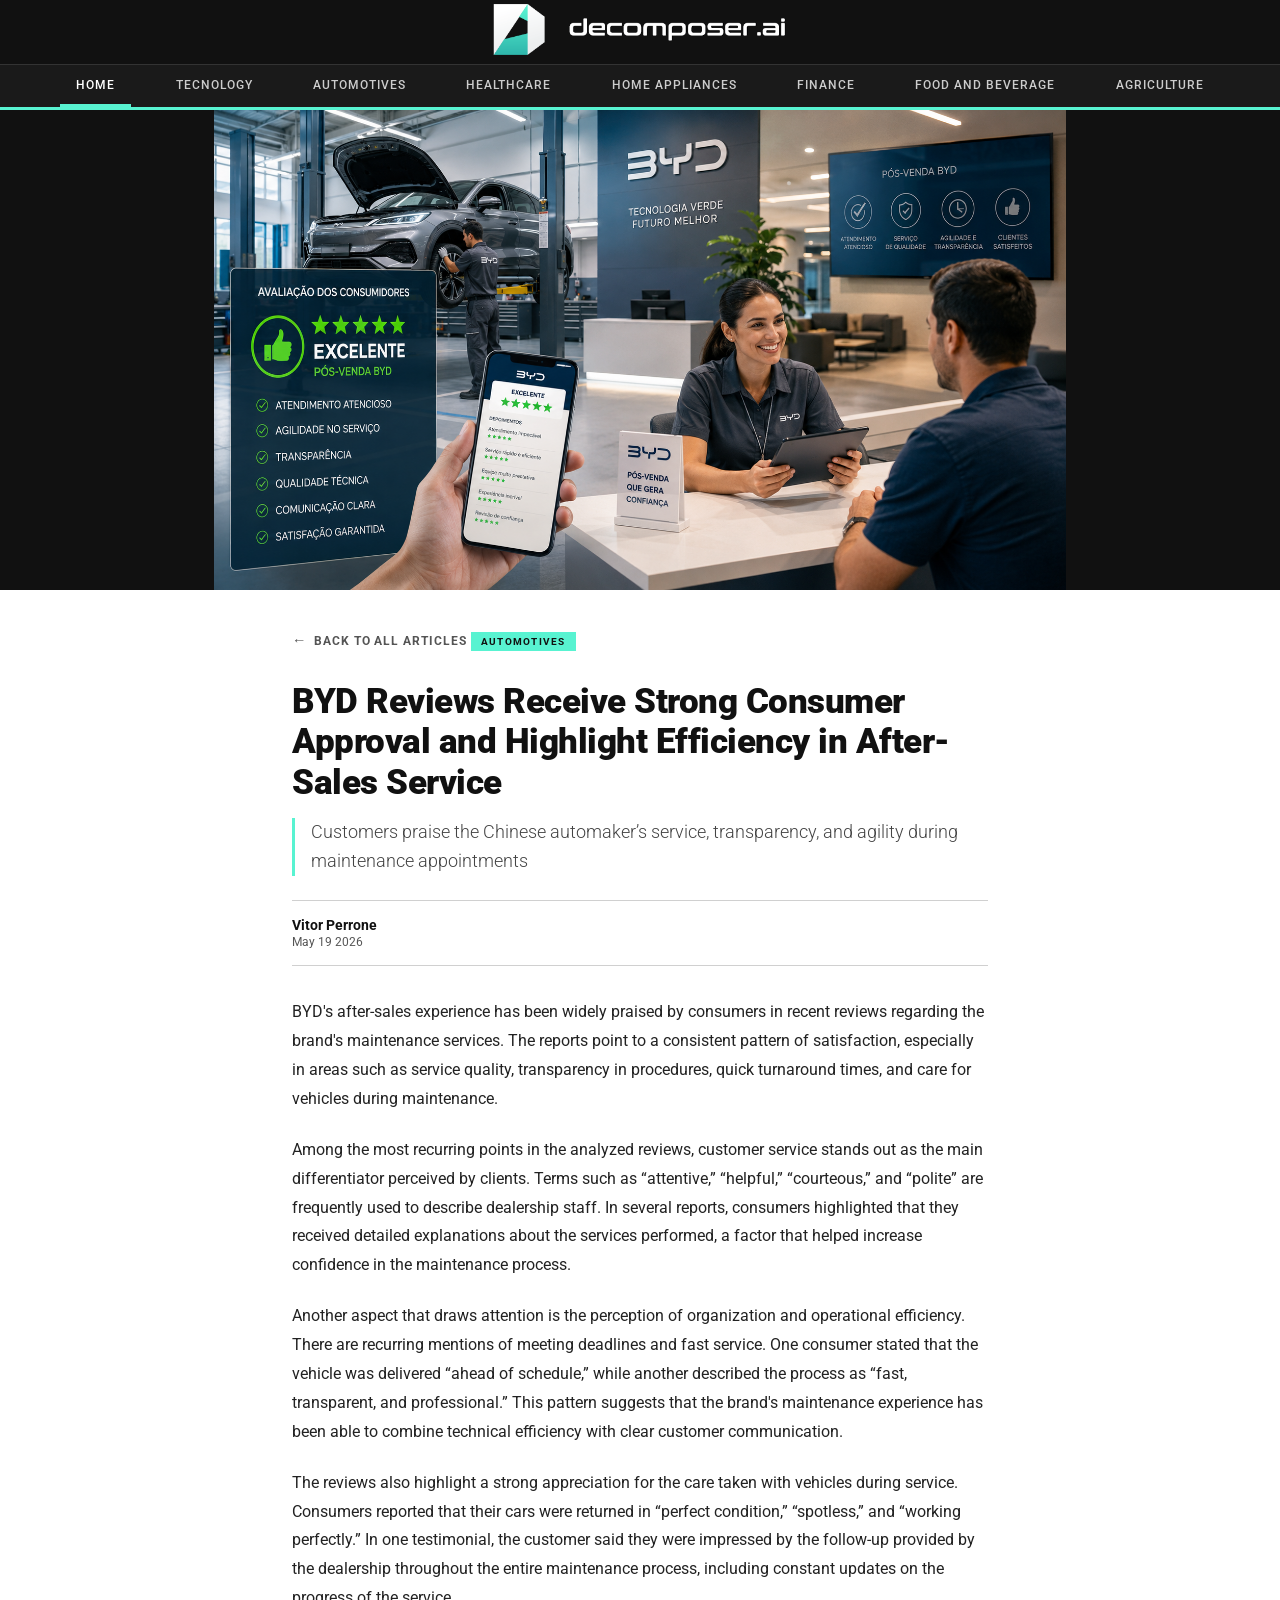
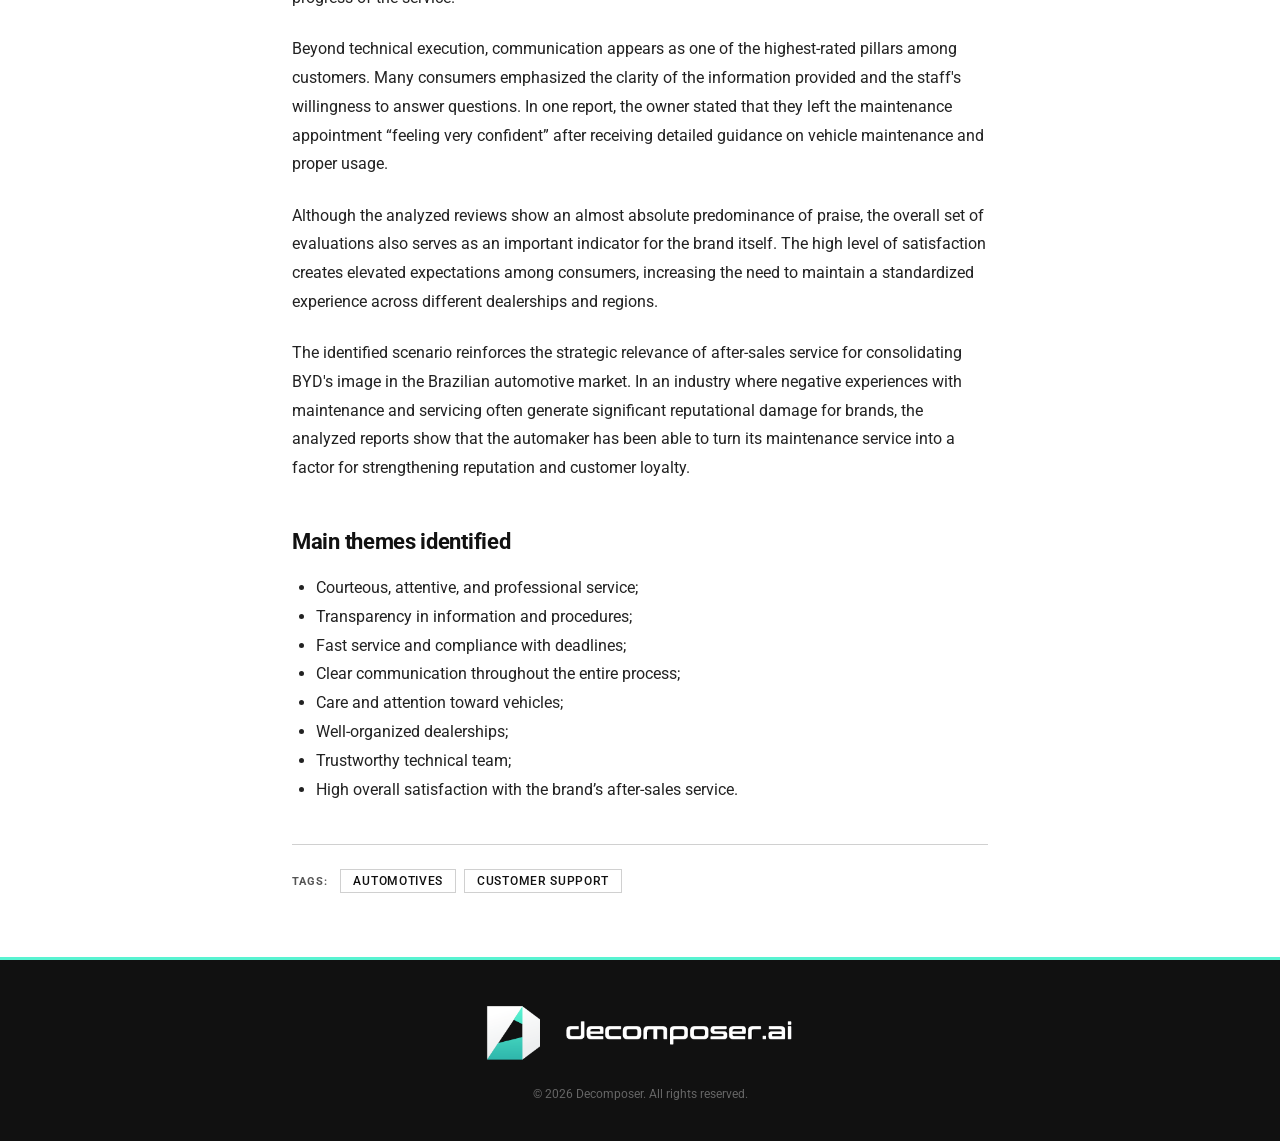
<file: articles/byd_article/byd_article.html>
<!DOCTYPE html>
<html lang="pt-BR">
<head>
  <meta charset="UTF-8" />
  <meta name="viewport" content="width=device-width, initial-scale=1.0" />
  <title>Modelos de IA generativa ultrapassam barreiras cognitivas — Decomposer</title>
  <link href="https://fonts.googleapis.com/css2?family=Roboto:ital,wght@0,300;0,400;0,500;0,700;0,900;1,400&display=swap" rel="stylesheet" />
  <link rel="stylesheet" href="../../CSS/styles.css">
  <script src="../../tracking.js"></script>
</head>
<body>

<!-- ═══════════════ HEADER ═══════════════ -->
<header>
  <div class="header-top">
    <a class="logo" href="../../index.html">
      <div>
        <img class="logo-image-top" src="../../assets/decomposer_logo_horizontal_dark.png" alt="DECOMPOSER">
      </div>
    </a>
  </div>
  <nav class="nav-bar">
    <div class="nav-inner">
      <a href="../../index.html" class="active">Home</a>
      <a href="../../listing.html">Tecnology</a>
      <a href="../../listing.html">Automotives</a>
      <a href="../../listing.html">Healthcare</a>
      <a href="../../listing.html">Home Appliances</a>
      <a href="../../listing.html">Finance</a>      
      <a href="../../listing.html">Food and Beverage</a>
      <a href="../../listing.html">Agriculture</a>
    </div>
  </nav>
</header>

<!-- ═══════════════ BANNER ═══════════════ -->
<img
  class="article-banner"
  src="./Notícia BYD_html_ad38ae59d59396a8.png"
  alt="Entrega atrasada"
/>

<!-- ═══════════════ ARTICLE ═══════════════ -->
<div class="article-wrapper">

  <a class="article-back" href="../../listing.html">Back to all articles</a>

  <a class="article-category" href="../../listing.html">Automotives</a>

  <h1 class="article-title">
    BYD Reviews Receive Strong
Consumer Approval and Highlight Efficiency in After-Sales Service
  </h1>

  <p class="article-lead">
    Customers praise the
Chinese automaker’s service, transparency, and agility during
maintenance appointments
  </p>

  <div class="article-meta">
    <div class="article-author-block">
      <span class="article-author">Vitor Perrone</span>
      <span class="article-date">May 19 2026</span>
    </div>
  </div>

  <div class="article-body">

    <p>
    BYD's after-sales experience has been widely praised by consumers
in recent reviews regarding the brand's maintenance services. The
reports point to a consistent pattern of satisfaction, especially in
areas such as service quality, transparency in procedures, quick
turnaround times, and care for vehicles during maintenance.</p>
    <p>
    Among the most recurring points in the analyzed reviews, customer
service stands out as the main differentiator perceived by clients.
Terms such as “attentive,” “helpful,” “courteous,” and
“polite” are frequently used to describe dealership staff. In
several reports, consumers highlighted that they received detailed
explanations about the services performed, a factor that helped
increase confidence in the maintenance process.</p>
    <p>
    Another aspect that draws attention is the perception of organization
and operational efficiency. There are recurring mentions of meeting
deadlines and fast service. One consumer stated that the vehicle was
delivered “ahead of schedule,” while another described the
process as “fast, transparent, and professional.” This pattern
suggests that the brand's maintenance experience has been able to
combine technical efficiency with clear customer communication.</p>
    <p>
    The reviews also highlight a strong appreciation for the care taken
with vehicles during service. Consumers reported that their cars were
returned in “perfect condition,” “spotless,” and “working
perfectly.” In one testimonial, the customer said they were
impressed by the follow-up provided by the dealership throughout the
entire maintenance process, including constant updates on the
progress of the service.</p>
    <p>
    Beyond technical execution, communication appears as one of the
highest-rated pillars among customers. Many consumers emphasized the
clarity of the information provided and the staff's willingness to
answer questions. In one report, the owner stated that they left the
maintenance appointment “feeling very confident” after receiving
detailed guidance on vehicle maintenance and proper usage.</p>
    <p>
    Although the analyzed reviews show an almost absolute predominance of
praise, the overall set of evaluations also serves as an important
indicator for the brand itself. The high level of satisfaction
creates elevated expectations among consumers, increasing the need to
maintain a standardized experience across different dealerships and
regions.</p>
    <p>
    The identified scenario reinforces the strategic relevance of
after-sales service for consolidating BYD's image in the Brazilian
automotive market. In an industry where negative experiences with
maintenance and servicing often generate significant reputational
damage for brands, the analyzed reports show that the automaker has
been able to turn its maintenance service into a factor for
strengthening reputation and customer loyalty.</p>

    <h2></a>
    <b>Main themes identified</b></h2>
    <ul>
      <li>
      Courteous, attentive, and professional service;
      <li>Transparency in
	information and procedures;
      <li>Fast service
	and compliance with deadlines;
      <li>Clear
	communication throughout the entire process;
      <li>Care and
	attention toward vehicles;
      <li>Well-organized
	dealerships;
      <li>Trustworthy technical team;
      <li>High overall
	satisfaction with the brand’s after-sales service.
    </ul>

  </div>

  <!-- TAGS -->
  <div class="article-tags">
    <span class="article-tags-label">Tags:</span>
    <a class="article-tag" href="../../listing.html">Automotives</a>
    <a class="article-tag" href="../../listing.html">Customer support</a>
  </div>

</div>

<!-- ═══════════════ FOOTER ═══════════════ -->
<footer>
  <a class="footer-logo" href="../../index.html">
    <img class="logo-image-bottom" src="../../assets/decomposer_logo_horizontal_dark.png" alt="DECOMPOSER">
  </a>
  <p class="footer-copy">© 2026 Decomposer. All rights reserved.</p>
</footer>

</body>
</html>
</file>
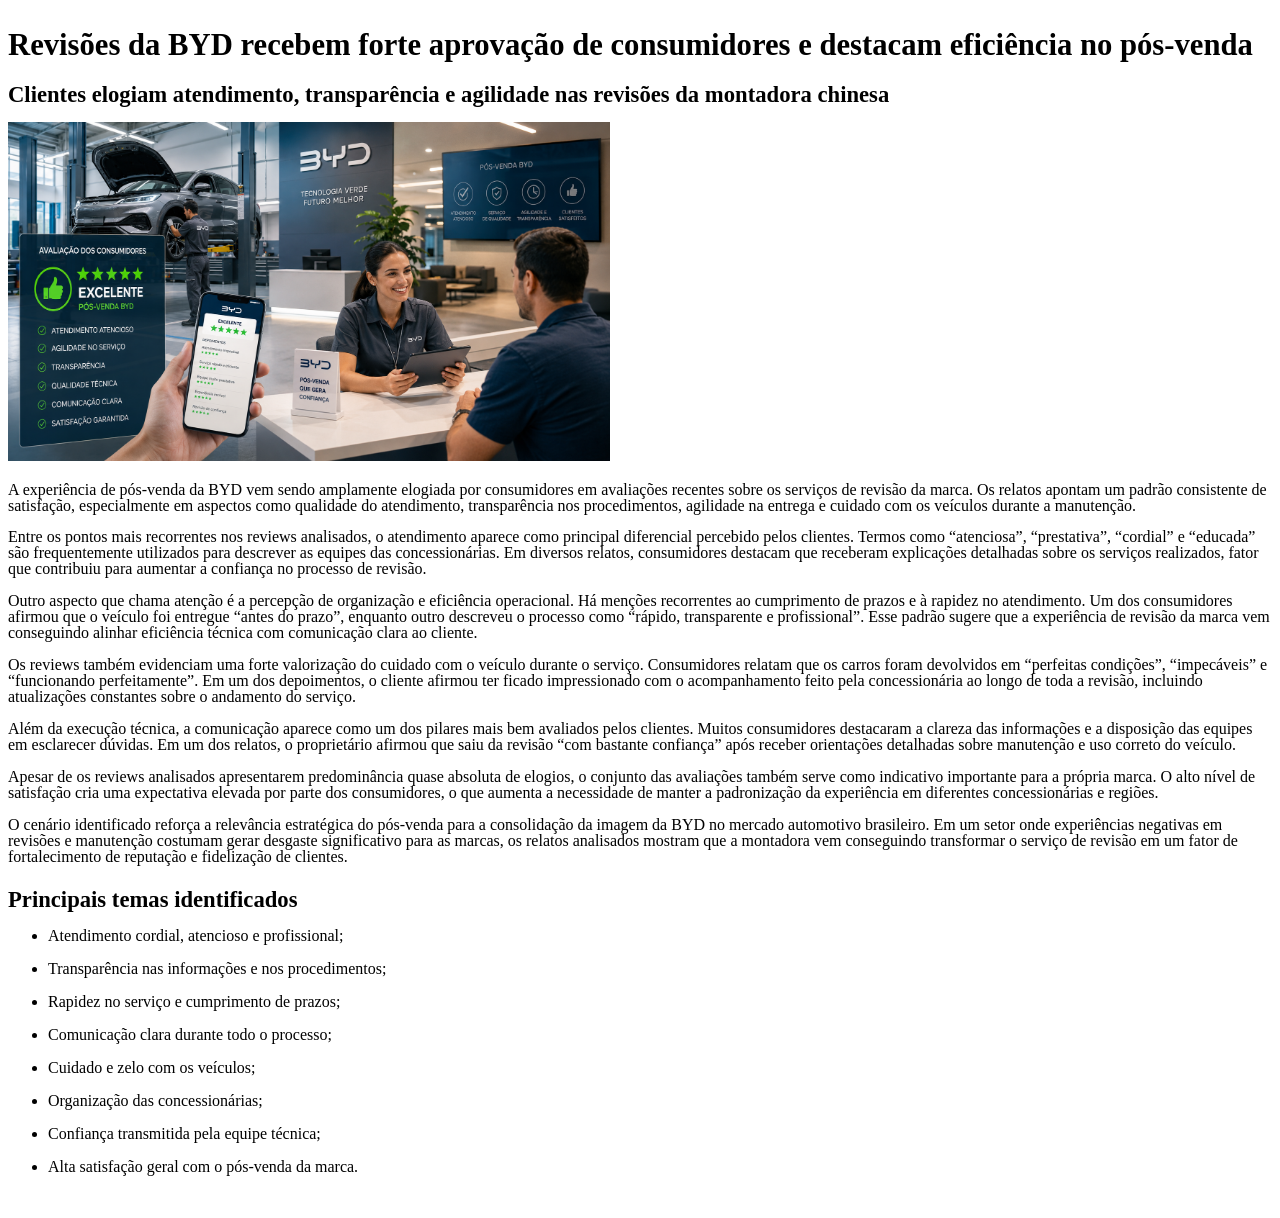
<file: articles/byd_article/Not#U00edcia BYD.html>
<!DOCTYPE html>
<html>
<head>
	<meta http-equiv="content-type" content="text/html; charset=utf-8"/>
	<title></title>
	<meta name="generator" content="LibreOffice 7.5.2.2 (Windows)"/>
	<meta name="created" content="00:00:00"/>
	<meta name="changed" content="00:00:00"/>
	<style type="text/css">
		@page { size: 21cm 29.7cm; margin: 2.54cm }
		p { line-height: 115%; text-align: left; orphans: 2; widows: 2; margin-bottom: 0.25cm; direction: ltr; background: transparent }
		h1 { font-size: 20pt; line-height: 100%; text-align: left; page-break-inside: avoid; orphans: 2; widows: 2; margin-top: 0.71cm; margin-bottom: 0.21cm; direction: ltr; background: transparent; page-break-before: auto; page-break-after: avoid }
		h2 { font-size: 16pt; font-weight: normal; line-height: 100%; text-align: left; page-break-inside: avoid; orphans: 2; widows: 2; margin-top: 0.64cm; margin-bottom: 0.21cm; direction: ltr; background: transparent; page-break-before: auto; page-break-after: avoid }
	</style>
</head>
<body link="#000080" vlink="#800000" dir="ltr"><h1 style="line-height: 100%; page-break-inside: auto; margin-top: 0.85cm; page-break-after: auto">
<font size="6" style="font-size: 23pt"><b>Revisões da BYD recebem
forte aprovação de consumidores e destacam eficiência no pós-venda</b></font></h1>
<h2 style="line-height: 100%; page-break-inside: auto; margin-bottom: 0.14cm; page-break-after: auto"><a name="_vuwaclhms2cl"></a>
<font size="5" style="font-size: 17pt"><b>Clientes elogiam
atendimento, transparência e agilidade nas revisões da montadora
chinesa</b></font></h2>
<p style="margin-bottom: 0cm"><img src="Not%C3%ADcia%20BYD_html_ad38ae59d59396a8.png" name="image1.png" align="bottom" width="602" height="339" border="0"/>
</p>
<p style="line-height: 100%; margin-top: 0.42cm; margin-bottom: 0.42cm">
A experiência de pós-venda da BYD vem sendo amplamente elogiada por
consumidores em avaliações recentes sobre os serviços de revisão
da marca. Os relatos apontam um padrão consistente de satisfação,
especialmente em aspectos como qualidade do atendimento,
transparência nos procedimentos, agilidade na entrega e cuidado com
os veículos durante a manutenção.</p>
<p style="line-height: 100%; margin-top: 0.42cm; margin-bottom: 0.42cm">
Entre os pontos mais recorrentes nos reviews analisados, o
atendimento aparece como principal diferencial percebido pelos
clientes. Termos como “atenciosa”, “prestativa”, “cordial”
e “educada” são frequentemente utilizados para descrever as
equipes das concessionárias. Em diversos relatos, consumidores
destacam que receberam explicações detalhadas sobre os serviços
realizados, fator que contribuiu para aumentar a confiança no
processo de revisão.</p>
<p style="line-height: 100%; margin-top: 0.42cm; margin-bottom: 0.42cm">
Outro aspecto que chama atenção é a percepção de organização e
eficiência operacional. Há menções recorrentes ao cumprimento de
prazos e à rapidez no atendimento. Um dos consumidores afirmou que o
veículo foi entregue “antes do prazo”, enquanto outro descreveu
o processo como “rápido, transparente e profissional”. Esse
padrão sugere que a experiência de revisão da marca vem
conseguindo alinhar eficiência técnica com comunicação clara ao
cliente.</p>
<p style="line-height: 100%; margin-top: 0.42cm; margin-bottom: 0.42cm">
Os reviews também evidenciam uma forte valorização do cuidado com
o veículo durante o serviço. Consumidores relatam que os carros
foram devolvidos em “perfeitas condições”, “impecáveis” e
“funcionando perfeitamente”. Em um dos depoimentos, o cliente
afirmou ter ficado impressionado com o acompanhamento feito pela
concessionária ao longo de toda a revisão, incluindo atualizações
constantes sobre o andamento do serviço.</p>
<p style="line-height: 100%; margin-top: 0.42cm; margin-bottom: 0.42cm">
Além da execução técnica, a comunicação aparece como um dos
pilares mais bem avaliados pelos clientes. Muitos consumidores
destacaram a clareza das informações e a disposição das equipes
em esclarecer dúvidas. Em um dos relatos, o proprietário afirmou
que saiu da revisão “com bastante confiança” após receber
orientações detalhadas sobre manutenção e uso correto do veículo.</p>
<p style="line-height: 100%; margin-top: 0.42cm; margin-bottom: 0.42cm">
Apesar de os reviews analisados apresentarem predominância quase
absoluta de elogios, o conjunto das avaliações também serve como
indicativo importante para a própria marca. O alto nível de
satisfação cria uma expectativa elevada por parte dos consumidores,
o que aumenta a necessidade de manter a padronização da experiência
em diferentes concessionárias e regiões.</p>
<p style="line-height: 100%; margin-top: 0.42cm; margin-bottom: 0.42cm">
O cenário identificado reforça a relevância estratégica do
pós-venda para a consolidação da imagem da BYD no mercado
automotivo brasileiro. Em um setor onde experiências negativas em
revisões e manutenção costumam gerar desgaste significativo para
as marcas, os relatos analisados mostram que a montadora vem
conseguindo transformar o serviço de revisão em um fator de
fortalecimento de reputação e fidelização de clientes.</p>
<h2 style="line-height: 100%; page-break-inside: auto; margin-bottom: 0.14cm; page-break-after: auto"><a name="_7jbs2pa3s5hm"></a>
<font size="5" style="font-size: 17pt"><b>Principais temas
identificados</b></font></h2>
<ul>
	<li><p style="line-height: 100%; margin-top: 0.42cm; margin-bottom: 0cm">
	Atendimento cordial, atencioso e profissional;</p>
	<li><p style="line-height: 100%; margin-bottom: 0cm">Transparência
	nas informações e nos procedimentos;</p>
	<li><p style="line-height: 100%; margin-bottom: 0cm">Rapidez no
	serviço e cumprimento de prazos;</p>
	<li><p style="line-height: 100%; margin-bottom: 0cm">Comunicação
	clara durante todo o processo;</p>
	<li><p style="line-height: 100%; margin-bottom: 0cm">Cuidado e zelo
	com os veículos;</p>
	<li><p style="line-height: 100%; margin-bottom: 0cm">Organização
	das concessionárias;</p>
	<li><p style="line-height: 100%; margin-bottom: 0cm">Confiança
	transmitida pela equipe técnica;</p>
	<li><p style="line-height: 100%; margin-bottom: 0.42cm">Alta
	satisfação geral com o pós-venda da marca.</p>
</ul>
<p style="margin-bottom: 0cm"><br/>

</p>
</body>
</html>
</file>
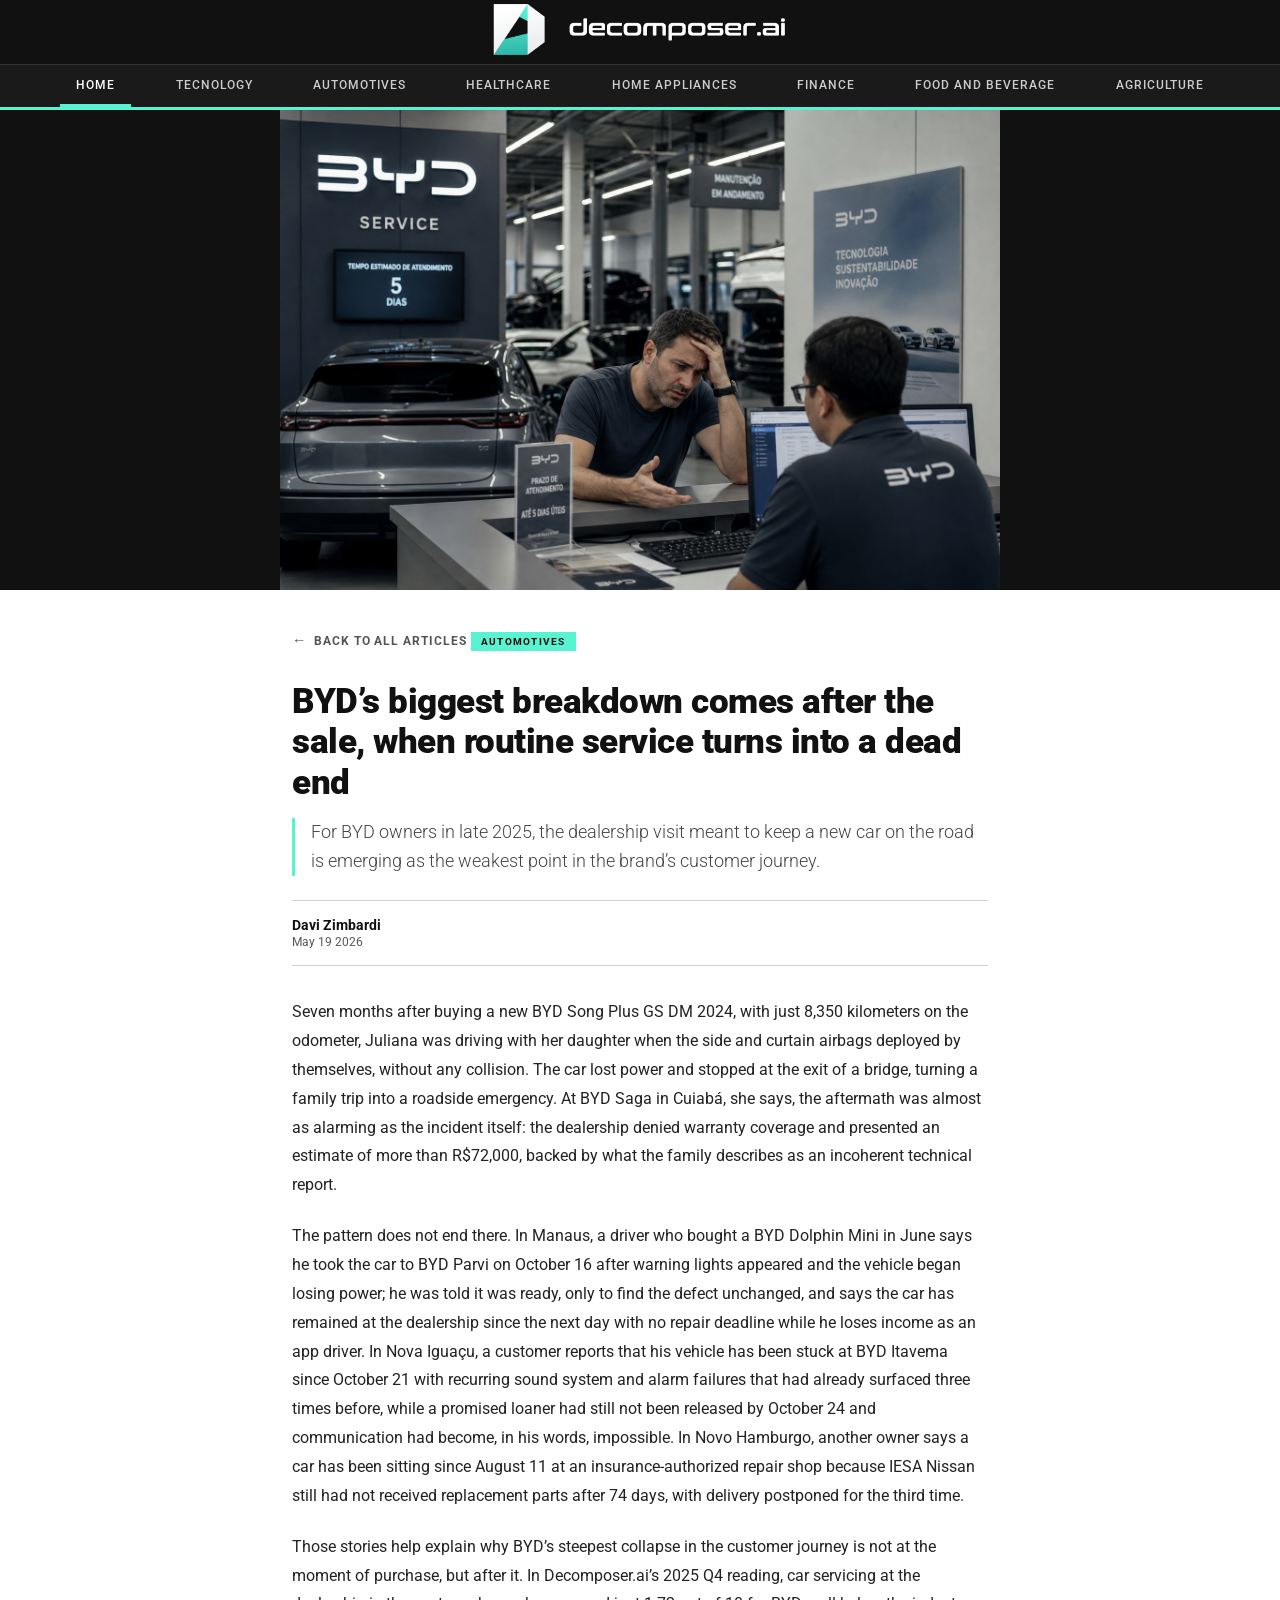
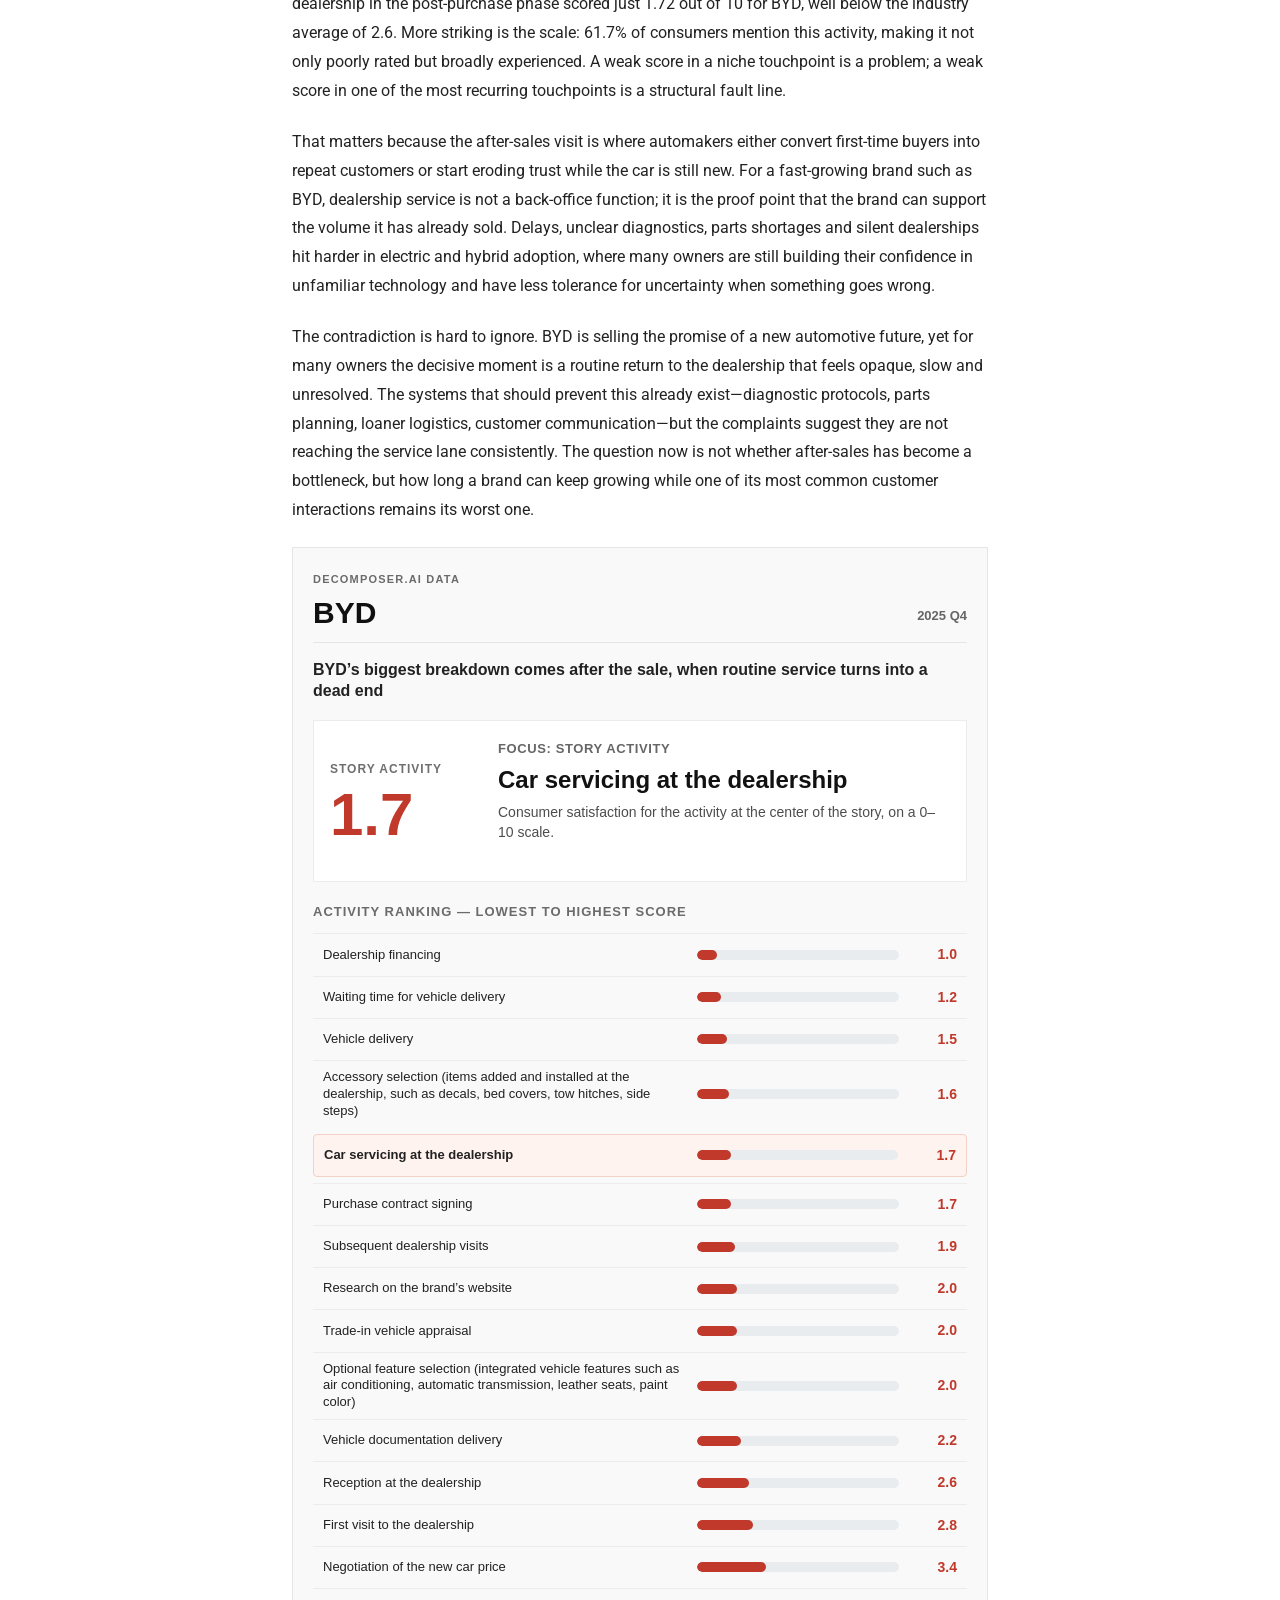
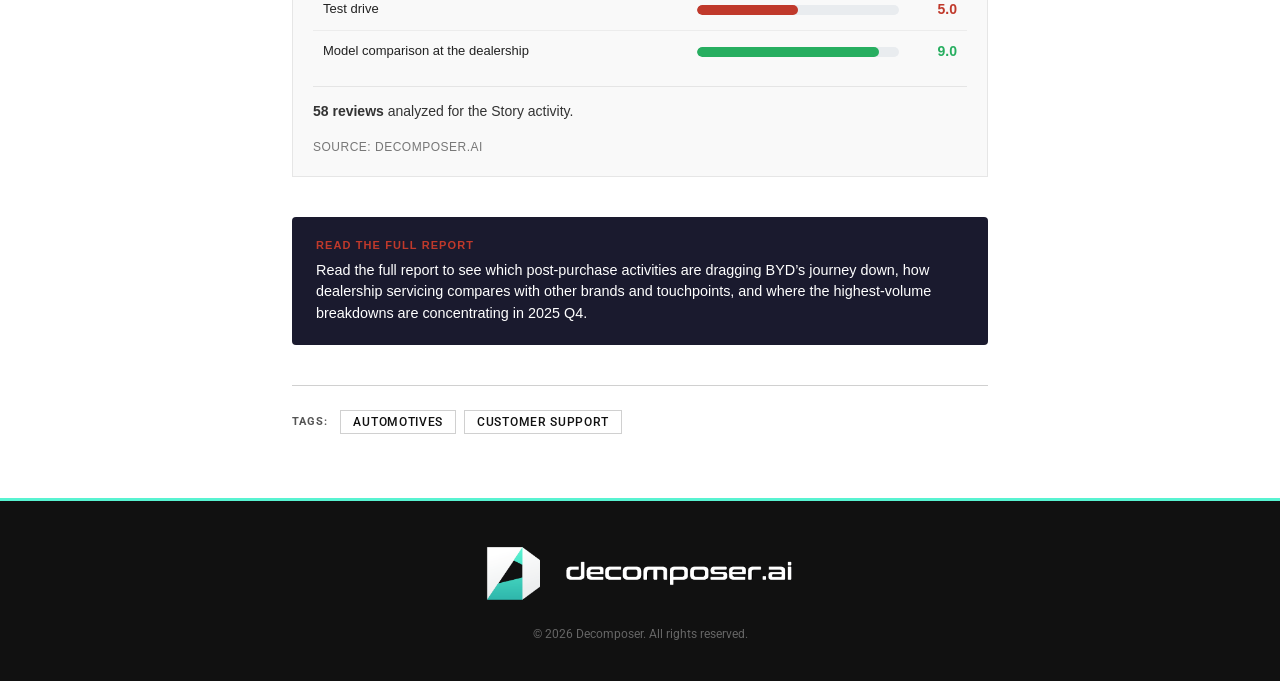
<file: articles/byd_postsales_article/byd_postsales_article.html>
<!DOCTYPE html>
<html lang="pt-BR">
<head>
  <meta charset="UTF-8" />
  <meta name="viewport" content="width=device-width, initial-scale=1.0" />
  <title>BYD’s biggest breakdown comes after the sale, when routine service turns into a dead end</title>
  <link href="https://fonts.googleapis.com/css2?family=Roboto:ital,wght@0,300;0,400;0,500;0,700;0,900;1,400&display=swap" rel="stylesheet" />
  <link rel="stylesheet" href="../../CSS/styles.css">
  <script src="../../tracking.js"></script>
</head>
<body>

<!-- ═══════════════ HEADER ═══════════════ -->
<header>
  <div class="header-top">
    <a class="logo" href="../../index.html">
      <div>
        <img class="logo-image-top" src="../../assets/decomposer_logo_horizontal_dark.png" alt="DECOMPOSER">
      </div>
    </a>
  </div>
  <nav class="nav-bar">
    <div class="nav-inner">
      <a href="../../index.html" class="active">Home</a>
      <a href="../../listing.html">Tecnology</a>
      <a href="../../listing.html">Automotives</a>
      <a href="../../listing.html">Healthcare</a>
      <a href="../../listing.html">Home Appliances</a>
      <a href="../../listing.html">Finance</a>      
      <a href="../../listing.html">Food and Beverage</a>
      <a href="../../listing.html">Agriculture</a>
    </div>
  </nav>
</header>

<!-- ═══════════════ BANNER ═══════════════ -->
<img
  class="article-banner"
  src="./bydsales.png"
  alt="Entrega atrasada"
/>

<!-- ═══════════════ ARTICLE ═══════════════ -->
<div class="article-wrapper">

  <a class="article-back" href="../../listing.html">Back to all articles</a>

  <a class="article-category" href="../../listing.html">Automotives</a>

  <h1 class="article-title">
    BYD’s biggest breakdown comes after the sale, when routine service turns into a dead end
  </h1>

  <p class="article-lead">
    For BYD owners in late 2025, the dealership visit meant to keep a new car on the road is emerging as the weakest point in the brand’s customer journey.
  </p>

  <div class="article-meta">
    <div class="article-author-block">
      <span class="article-author">Davi Zimbardi</span>
      <span class="article-date">May 19 2026</span>
    </div>
  </div>

  <div class="article-body">

    <p>
    Seven months after buying a new BYD Song Plus GS DM 2024, with just 8,350 kilometers on the odometer, Juliana was driving with her daughter when the side and curtain airbags deployed by themselves, without any collision. The car lost power and stopped at the exit of a bridge, turning a family trip into a roadside emergency. At BYD Saga in Cuiabá, she says, the aftermath was almost as alarming as the incident itself: the dealership denied warranty coverage and presented an estimate of more than R$72,000, backed by what the family describes as an incoherent technical report.</p>
    <p>
    The pattern does not end there. In Manaus, a driver who bought a BYD Dolphin Mini in June says he took the car to BYD Parvi on October 16 after warning lights appeared and the vehicle began losing power; he was told it was ready, only to find the defect unchanged, and says the car has remained at the dealership since the next day with no repair deadline while he loses income as an app driver. In Nova Iguaçu, a customer reports that his vehicle has been stuck at BYD Itavema since October 21 with recurring sound system and alarm failures that had already surfaced three times before, while a promised loaner had still not been released by October 24 and communication had become, in his words, impossible. In Novo Hamburgo, another owner says a car has been sitting since August 11 at an insurance-authorized repair shop because IESA Nissan still had not received replacement parts after 74 days, with delivery postponed for the third time.</p>
    <p>
    Those stories help explain why BYD’s steepest collapse in the customer journey is not at the moment of purchase, but after it. In Decomposer.ai’s 2025 Q4 reading, car servicing at the dealership in the post-purchase phase scored just 1.72 out of 10 for BYD, well below the industry average of 2.6. More striking is the scale: 61.7% of consumers mention this activity, making it not only poorly rated but broadly experienced. A weak score in a niche touchpoint is a problem; a weak score in one of the most recurring touchpoints is a structural fault line.</p>
    <p>
    That matters because the after-sales visit is where automakers either convert first-time buyers into repeat customers or start eroding trust while the car is still new. For a fast-growing brand such as BYD, dealership service is not a back-office function; it is the proof point that the brand can support the volume it has already sold. Delays, unclear diagnostics, parts shortages and silent dealerships hit harder in electric and hybrid adoption, where many owners are still building their confidence in unfamiliar technology and have less tolerance for uncertainty when something goes wrong.</p>
    <p>
    The contradiction is hard to ignore. BYD is selling the promise of a new automotive future, yet for many owners the decisive moment is a routine return to the dealership that feels opaque, slow and unresolved. The systems that should prevent this already exist—diagnostic protocols, parts planning, loaner logistics, customer communication—but the complaints suggest they are not reaching the service lane consistently. The question now is not whether after-sales has become a bottleneck, but how long a brand can keep growing while one of its most common customer interactions remains its worst one.</p>
    
    <div class="chart-section"><div style="width:100%; background:#f9f9f9; font-family: Arial, Helvetica, sans-serif; color:#1f1f1f; border:1px solid #e6e6e6; box-sizing:border-box; padding:22px 20px 18px 20px;">
  
  <div class="dg-wrap">
    <div class="dg-kicker">Decomposer.ai Data</div>

    <div class="dg-head">
      <div>
        <div class="dg-brand">BYD</div>
      </div>
      <div class="dg-period">2025 Q4</div>
    </div>

    <div class="dg-title">BYD’s biggest breakdown comes after the sale, when routine service turns into a dead end</div>

<div class="dg-highlight">
  <div class="dg-scorebox">
    <div class="dg-scorelabel">Story activity</div>
    <div class="dg-score" style="color:#c0392b;">1.7</div>
  </div>
  <div>
    <div class="dg-focusmeta">Focus: Story activity</div>
    <div class="dg-focusname">Car servicing at the dealership</div>
    <p class="dg-focussub">Consumer satisfaction for the activity at the center of the story, on a 0–10 scale.</p>
  </div>
</div>

<div class="dg-section">
  <div class="dg-sectiontitle">Activity ranking — lowest to highest score</div>

  <div class="dg-row">
    <div class="dg-name">Dealership financing</div>
    <div class="dg-barwrap"><div class="dg-bar" style="width:10%; background:#c0392b;"></div></div>
    <div class="dg-num" style="color:#c0392b;">1.0</div>
  </div>

  <div class="dg-row">
    <div class="dg-name">Waiting time for vehicle delivery</div>
    <div class="dg-barwrap"><div class="dg-bar" style="width:12%; background:#c0392b;"></div></div>
    <div class="dg-num" style="color:#c0392b;">1.2</div>
  </div>

  <div class="dg-row">
    <div class="dg-name">Vehicle delivery</div>
    <div class="dg-barwrap"><div class="dg-bar" style="width:15%; background:#c0392b;"></div></div>
    <div class="dg-num" style="color:#c0392b;">1.5</div>
  </div>

  <div class="dg-row">
    <div class="dg-name">Accessory selection (items added and installed at the dealership, such as decals, bed covers, tow hitches, side steps)</div>
    <div class="dg-barwrap"><div class="dg-bar" style="width:16%; background:#c0392b;"></div></div>
    <div class="dg-num" style="color:#c0392b;">1.6</div>
  </div>

  <div class="dg-row focus">
    <div class="dg-name">Car servicing at the dealership</div>
    <div class="dg-barwrap"><div class="dg-bar" style="width:17%; background:#c0392b;"></div></div>
    <div class="dg-num" style="color:#c0392b;">1.7</div>
  </div>

  <div class="dg-row">
    <div class="dg-name">Purchase contract signing</div>
    <div class="dg-barwrap"><div class="dg-bar" style="width:17%; background:#c0392b;"></div></div>
    <div class="dg-num" style="color:#c0392b;">1.7</div>
  </div>

  <div class="dg-row">
    <div class="dg-name">Subsequent dealership visits</div>
    <div class="dg-barwrap"><div class="dg-bar" style="width:19%; background:#c0392b;"></div></div>
    <div class="dg-num" style="color:#c0392b;">1.9</div>
  </div>

  <div class="dg-row">
    <div class="dg-name">Research on the brand’s website</div>
    <div class="dg-barwrap"><div class="dg-bar" style="width:20%; background:#c0392b;"></div></div>
    <div class="dg-num" style="color:#c0392b;">2.0</div>
  </div>

  <div class="dg-row">
    <div class="dg-name">Trade-in vehicle appraisal</div>
    <div class="dg-barwrap"><div class="dg-bar" style="width:20%; background:#c0392b;"></div></div>
    <div class="dg-num" style="color:#c0392b;">2.0</div>
  </div>

  <div class="dg-row">
    <div class="dg-name">Optional feature selection (integrated vehicle features such as air conditioning, automatic transmission, leather seats, paint color)</div>
    <div class="dg-barwrap"><div class="dg-bar" style="width:20%; background:#c0392b;"></div></div>
    <div class="dg-num" style="color:#c0392b;">2.0</div>
  </div>

  <div class="dg-row">
    <div class="dg-name">Vehicle documentation delivery</div>
    <div class="dg-barwrap"><div class="dg-bar" style="width:22%; background:#c0392b;"></div></div>
    <div class="dg-num" style="color:#c0392b;">2.2</div>
  </div>

  <div class="dg-row">
    <div class="dg-name">Reception at the dealership</div>
    <div class="dg-barwrap"><div class="dg-bar" style="width:26%; background:#c0392b;"></div></div>
    <div class="dg-num" style="color:#c0392b;">2.6</div>
  </div>

  <div class="dg-row">
    <div class="dg-name">First visit to the dealership</div>
    <div class="dg-barwrap"><div class="dg-bar" style="width:28%; background:#c0392b;"></div></div>
    <div class="dg-num" style="color:#c0392b;">2.8</div>
  </div>

  <div class="dg-row">
    <div class="dg-name">Negotiation of the new car price</div>
    <div class="dg-barwrap"><div class="dg-bar" style="width:34%; background:#c0392b;"></div></div>
    <div class="dg-num" style="color:#c0392b;">3.4</div>
  </div>

  <div class="dg-row">
    <div class="dg-name">Test drive</div>
    <div class="dg-barwrap"><div class="dg-bar" style="width:50%; background:#c0392b;"></div></div>
    <div class="dg-num" style="color:#c0392b;">5.0</div>
  </div>

  <div class="dg-row">
    <div class="dg-name">Model comparison at the dealership</div>
    <div class="dg-barwrap"><div class="dg-bar" style="width:90%; background:#27ae60;"></div></div>
    <div class="dg-num" style="color:#27ae60;">9.0</div>
  </div>
</div>

    <div class="dg-context"><strong>58 reviews</strong> analyzed for the Story activity.</div>
    <div class="dg-footer">Source: Decomposer.ai</div>
  </div>
</div>
<div class="cta-box">
      <strong>Read the full report</strong>
      Read the full report to see which post-purchase activities are dragging BYD’s journey down, how dealership servicing compares with other brands and touchpoints, and where the highest-volume breakdowns are concentrating in 2025 Q4.
    </div>
</div>

  </div>

  <!-- TAGS -->
  <div class="article-tags">
    <span class="article-tags-label">Tags:</span>
    <a class="article-tag" href="../../listing.html">Automotives</a>
    <a class="article-tag" href="../../listing.html">Customer support</a>
  </div>

</div>

<!-- ═══════════════ FOOTER ═══════════════ -->
<footer>
  <a class="footer-logo" href="../../index.html">
    <img class="logo-image-bottom" src="../../assets/decomposer_logo_horizontal_dark.png" alt="DECOMPOSER">
  </a>
  <p class="footer-copy">© 2026 Decomposer. All rights reserved.</p>
</footer>

</body>
</html>
</file>
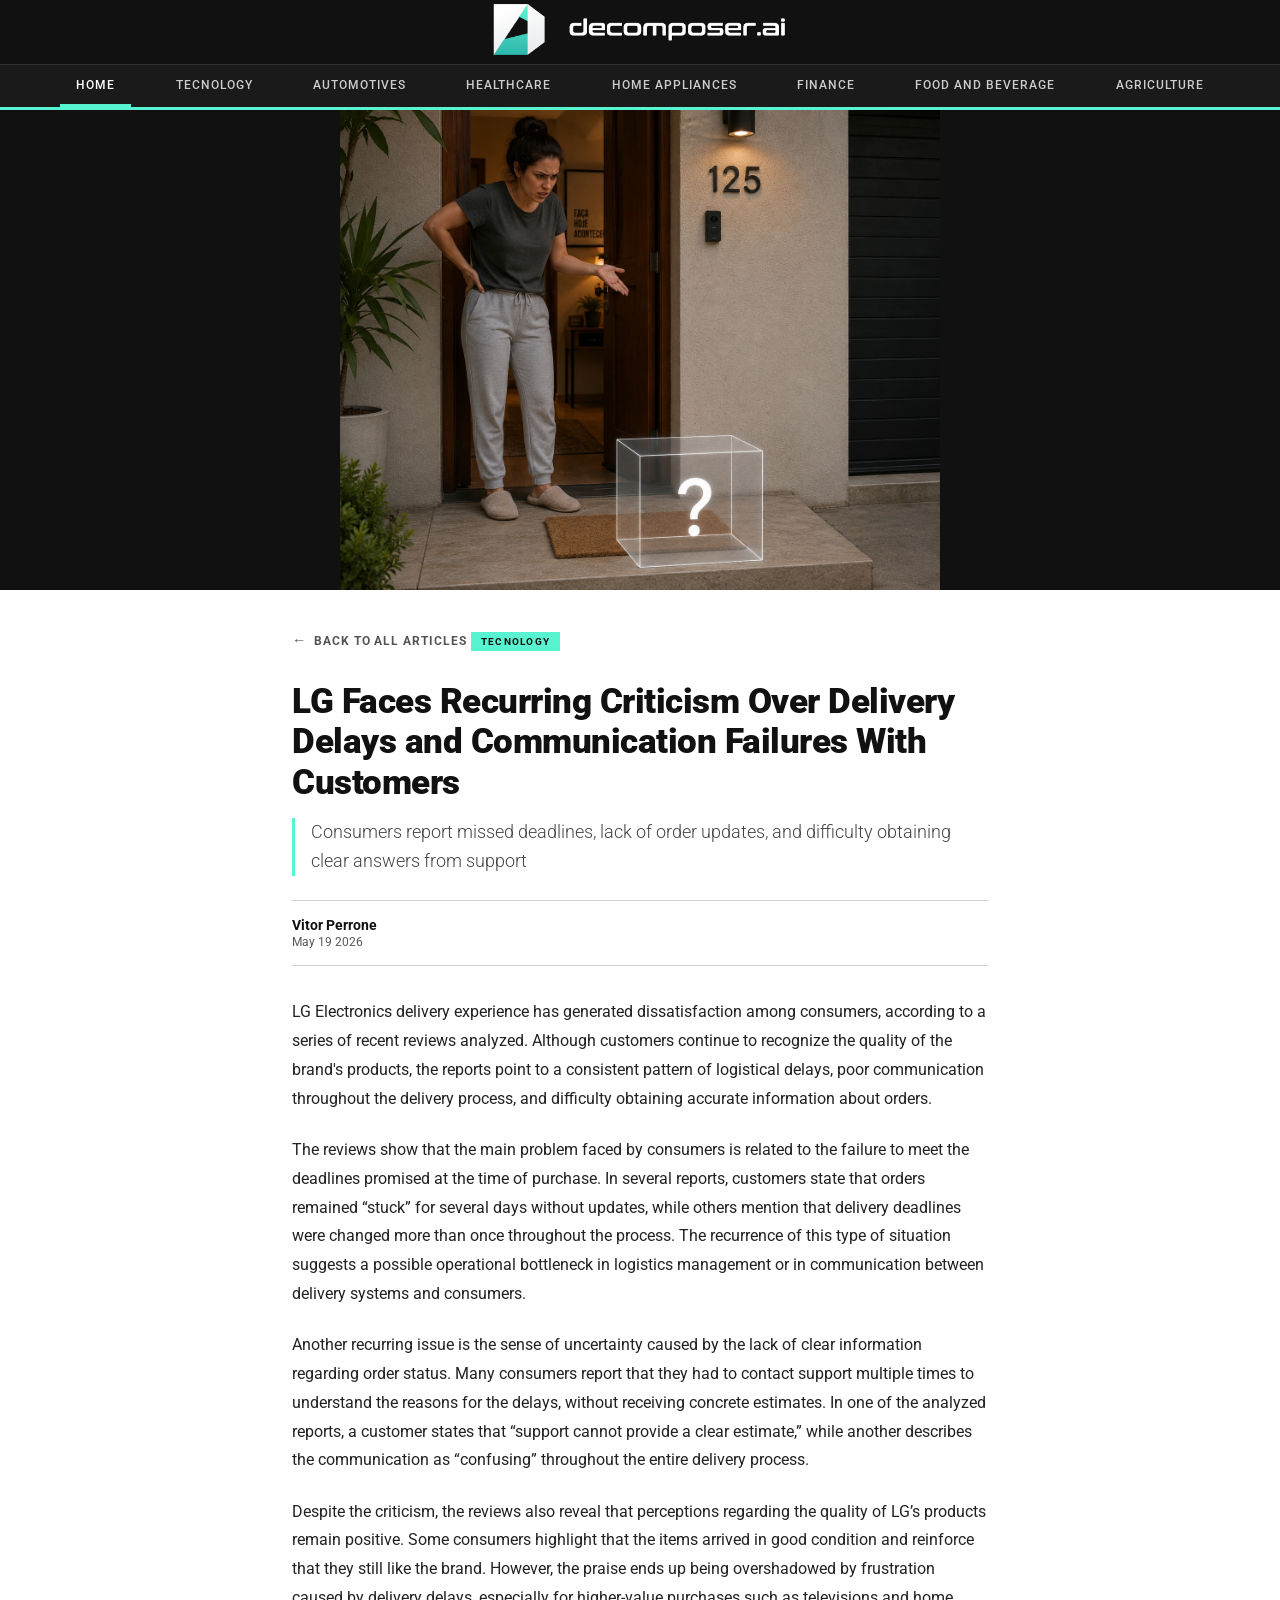
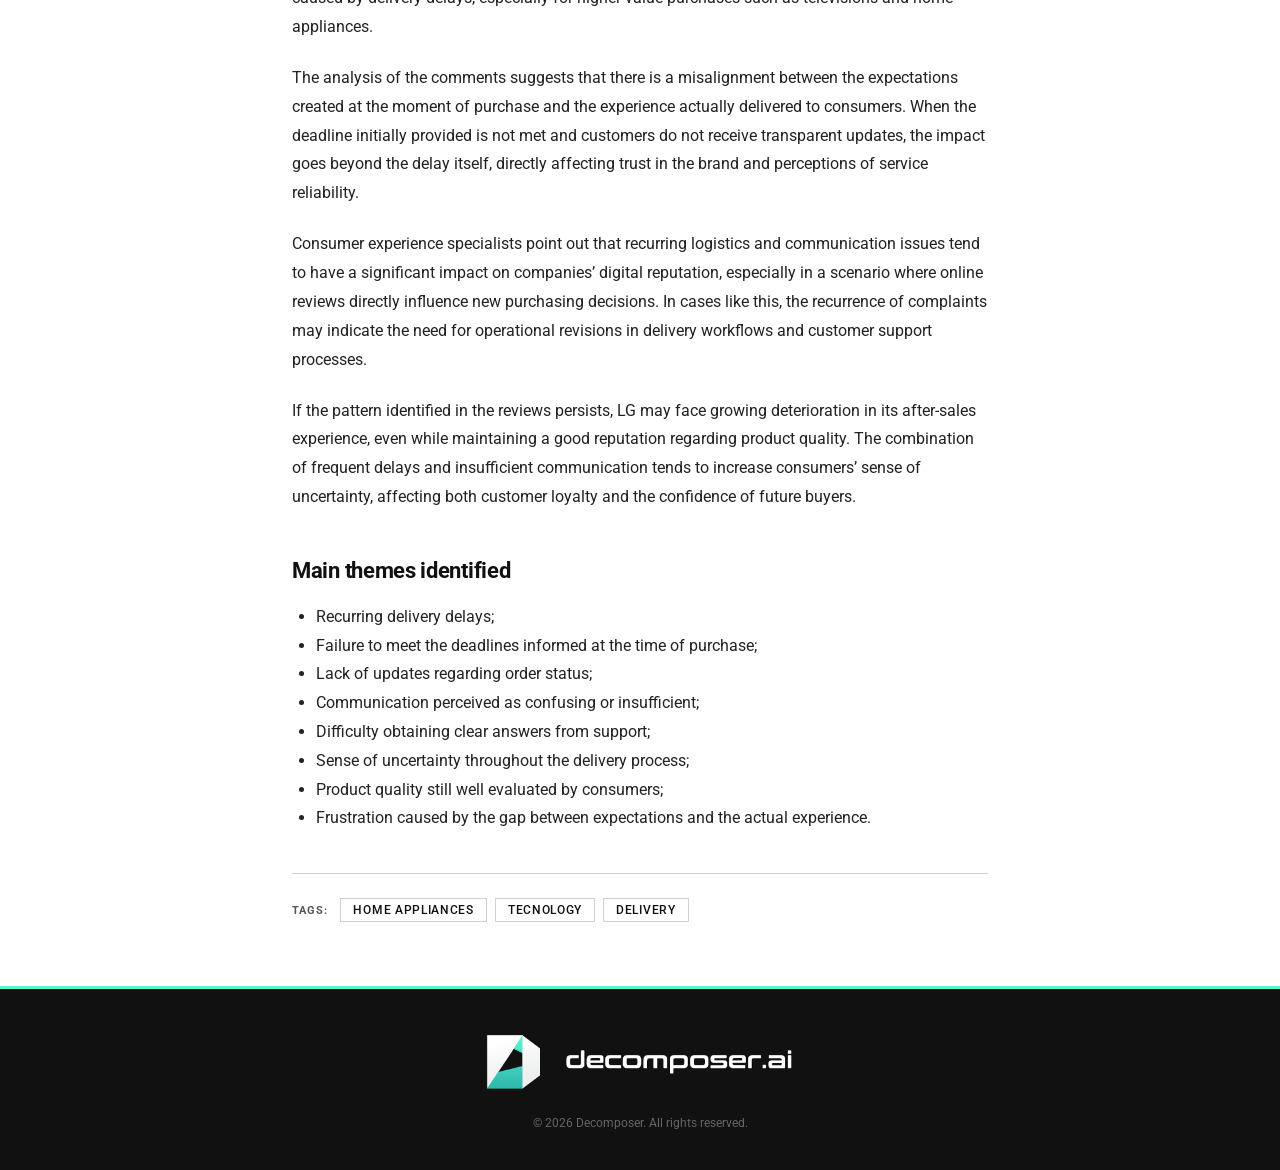
<file: articles/lg_article/lg_article.html>
<!DOCTYPE html>
<html lang="pt-BR">
<head>
  <meta charset="UTF-8" />
  <meta name="viewport" content="width=device-width, initial-scale=1.0" />
  <title>Modelos de IA generativa ultrapassam barreiras cognitivas — Decomposer</title>
  <link href="https://fonts.googleapis.com/css2?family=Roboto:ital,wght@0,300;0,400;0,500;0,700;0,900;1,400&display=swap" rel="stylesheet" />
  <link rel="stylesheet" href="../../CSS/styles.css">
  <script src="../../tracking.js"></script>
</head>
<body>

<!-- ═══════════════ HEADER ═══════════════ -->
<header>
  <div class="header-top">
    <a class="logo" href="../../index.html">
      <div>
        <img class="logo-image-top" src="../../assets/decomposer_logo_horizontal_dark.png" alt="DECOMPOSER">
      </div>
    </a>
  </div>
  <nav class="nav-bar">
    <div class="nav-inner">
      <a href="../../index.html" class="active">Home</a>
      <a href="../../listing.html">Tecnology</a>
      <a href="../../listing.html">Automotives</a>
      <a href="../../listing.html">Healthcare</a>
      <a href="../../listing.html">Home Appliances</a>
      <a href="../../listing.html">Finance</a>      
      <a href="../../listing.html">Food and Beverage</a>
      <a href="../../listing.html">Agriculture</a>
    </div>
  </nav>
</header>

<!-- ═══════════════ BANNER ═══════════════ -->
<img
  class="article-banner"
  src="../../articles/lg_article/entrega_atraso.png"
  alt="Entrega atrasada"
/>

<!-- ═══════════════ ARTICLE ═══════════════ -->
<div class="article-wrapper">

  <a class="article-back" href="../../listing.html">Back to all articles</a>

  <a class="article-category" href="../../listing.html">Tecnology</a>

  <h1 class="article-title">
    LG Faces Recurring
Criticism Over Delivery Delays and Communication Failures With
Customers
  </h1>

  <p class="article-lead">
    Consumers report missed
deadlines, lack of order updates, and difficulty obtaining clear
answers from support
  </p>

  <div class="article-meta">
    <div class="article-author-block">
      <span class="article-author">Vitor Perrone</span>
      <span class="article-date">May 19 2026</span>
    </div>
  </div>

  <div class="article-body">

    <p>
    LG Electronics delivery experience has generated dissatisfaction
among consumers, according to a series of recent reviews analyzed.
Although customers continue to recognize the quality of the brand's
products, the reports point to a consistent pattern of logistical
delays, poor communication throughout the delivery process, and
difficulty obtaining accurate information about orders.</p>
    <p>
    The reviews show that the main problem faced by consumers is related
to the failure to meet the deadlines promised at the time of
purchase. In several reports, customers state that orders remained
“stuck” for several days without updates, while others mention
that delivery deadlines were changed more than once throughout the
process. The recurrence of this type of situation suggests a possible
operational bottleneck in logistics management or in communication
between delivery systems and consumers.</p>
    <p>
    Another recurring issue is the sense of uncertainty caused by the
lack of clear information regarding order status. Many consumers
report that they had to contact support multiple times to understand
the reasons for the delays, without receiving concrete estimates. In
one of the analyzed reports, a customer states that “support cannot
provide a clear estimate,” while another describes the
communication as “confusing” throughout the entire delivery
process.</p>
    <p>
    Despite the criticism, the reviews also reveal that perceptions
regarding the quality of LG’s products remain positive. Some
consumers highlight that the items arrived in good condition and
reinforce that they still like the brand. However, the praise ends up
being overshadowed by frustration caused by delivery delays,
especially for higher-value purchases such as televisions and home
appliances.</p>
    <p>
    The analysis of the comments suggests that there is a misalignment
between the expectations created at the moment of purchase and the
experience actually delivered to consumers. When the deadline
initially provided is not met and customers do not receive
transparent updates, the impact goes beyond the delay itself,
directly affecting trust in the brand and perceptions of service
reliability.</p>
    <p>
    Consumer experience specialists point out that recurring logistics
and communication issues tend to have a significant impact on
companies’ digital reputation, especially in a scenario where
online reviews directly influence new purchasing decisions. In cases
like this, the recurrence of complaints may indicate the need for
operational revisions in delivery workflows and customer support
processes.</p>
    <p>
    If the pattern identified in the reviews persists, LG may face
growing deterioration in its after-sales experience, even while
maintaining a good reputation regarding product quality. The
combination of frequent delays and insufficient communication tends
to increase consumers’ sense of uncertainty, affecting both
customer loyalty and the confidence of future buyers.</p>

    <h2><a name="_g34pmwyx3tfp"></a>
    <b>Main themes identified</b></h2>
      <ul>
        <li>
        Recurring delivery delays;
        <li>Failure to meet
	the deadlines informed at the time of purchase;
        <li>Lack of updates
	regarding order status;
        <li>Communication
	perceived as confusing or insufficient;
        <li>Difficulty
	obtaining clear answers from support;
        <li>Sense of
	uncertainty throughout the delivery process;
        <li>Product quality
	still well evaluated by consumers;
        <li>Frustration
	caused by the gap between expectations and the actual experience.
      </ul>

  </div>

  <!-- TAGS -->
  <div class="article-tags">
    <span class="article-tags-label">Tags:</span>
    <a class="article-tag" href="../../listing.html">Home appliances</a>
    <a class="article-tag" href="../../listing.html">Tecnology</a>
    <a class="article-tag" href="../../listing.html">Delivery</a>
  </div>

</div>

<!-- ═══════════════ FOOTER ═══════════════ -->
<footer>
  <a class="footer-logo" href="../../index.html">
    <img class="logo-image-bottom" src="../../assets/decomposer_logo_horizontal_dark.png" alt="DECOMPOSER">
  </a>
  <p class="footer-copy">© 2026 Decomposer. All rights reserved.</p>
</footer>

</body>
</html>
</file>
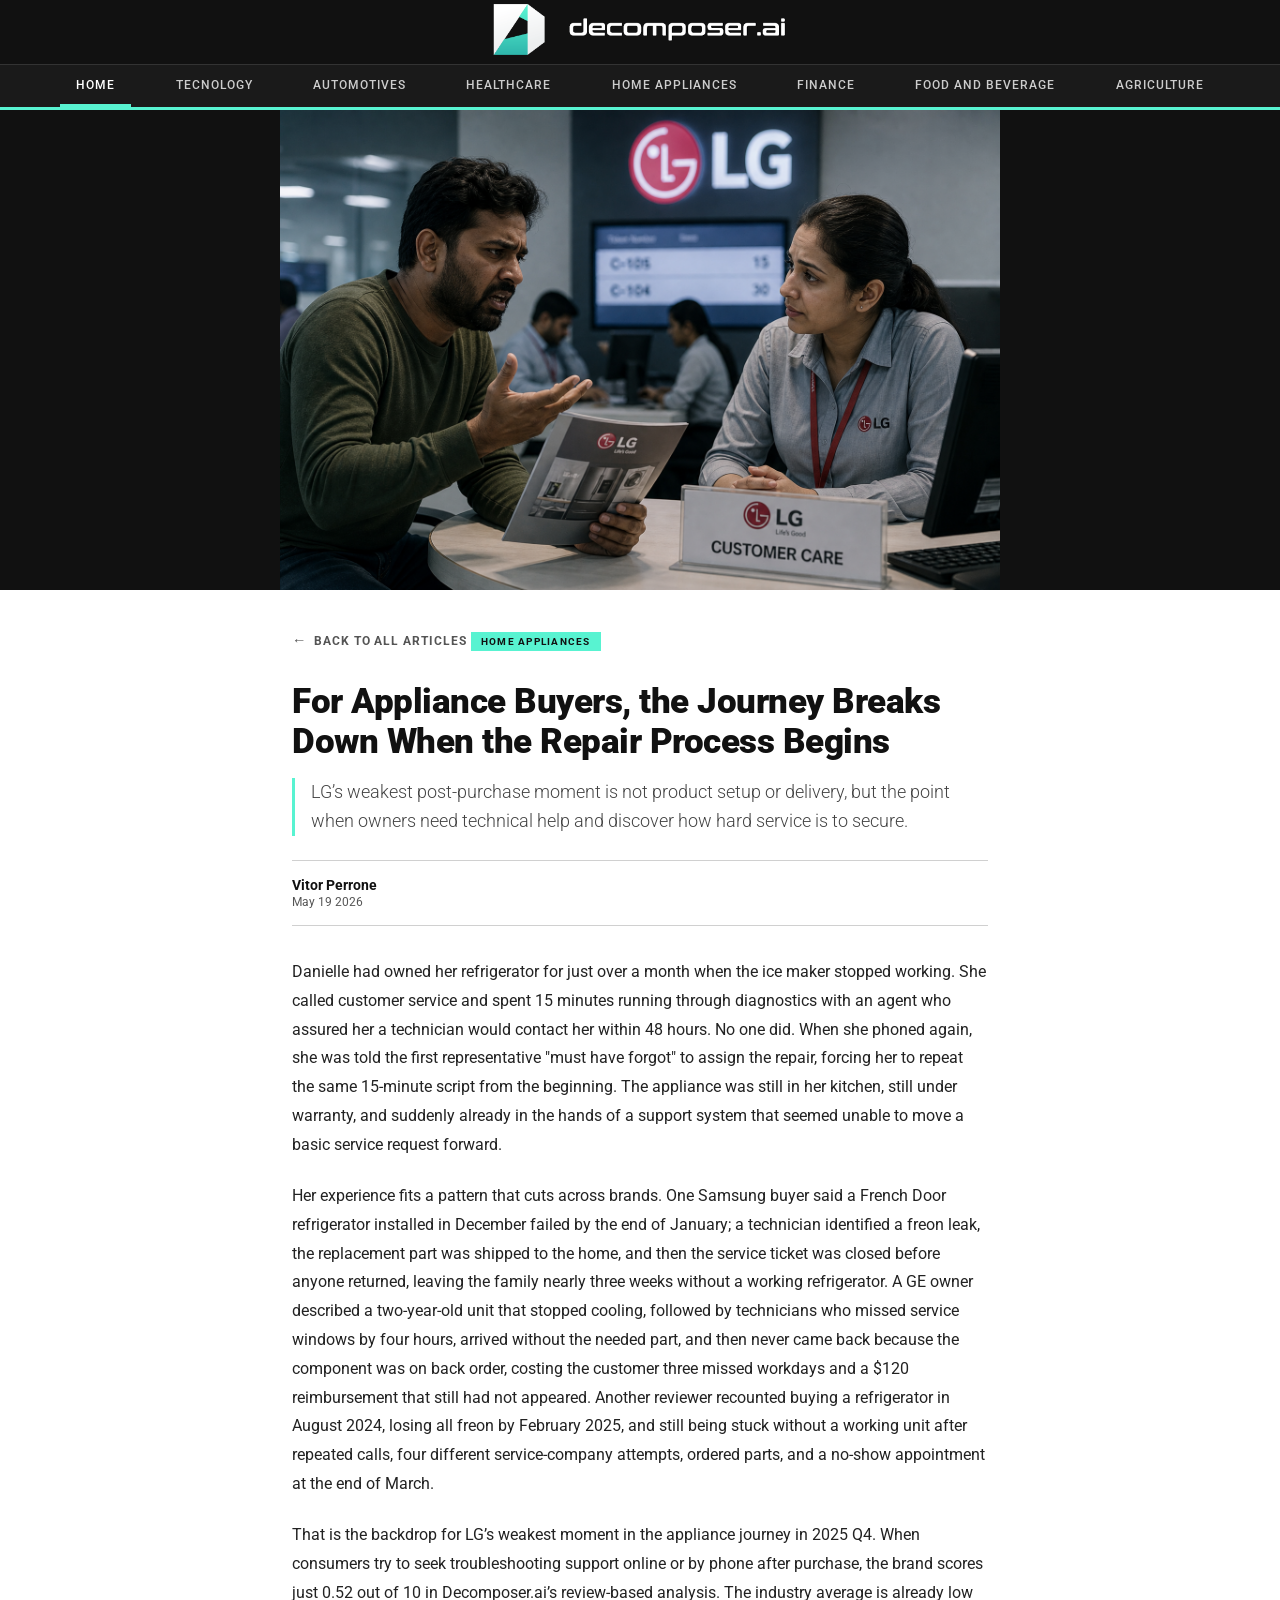
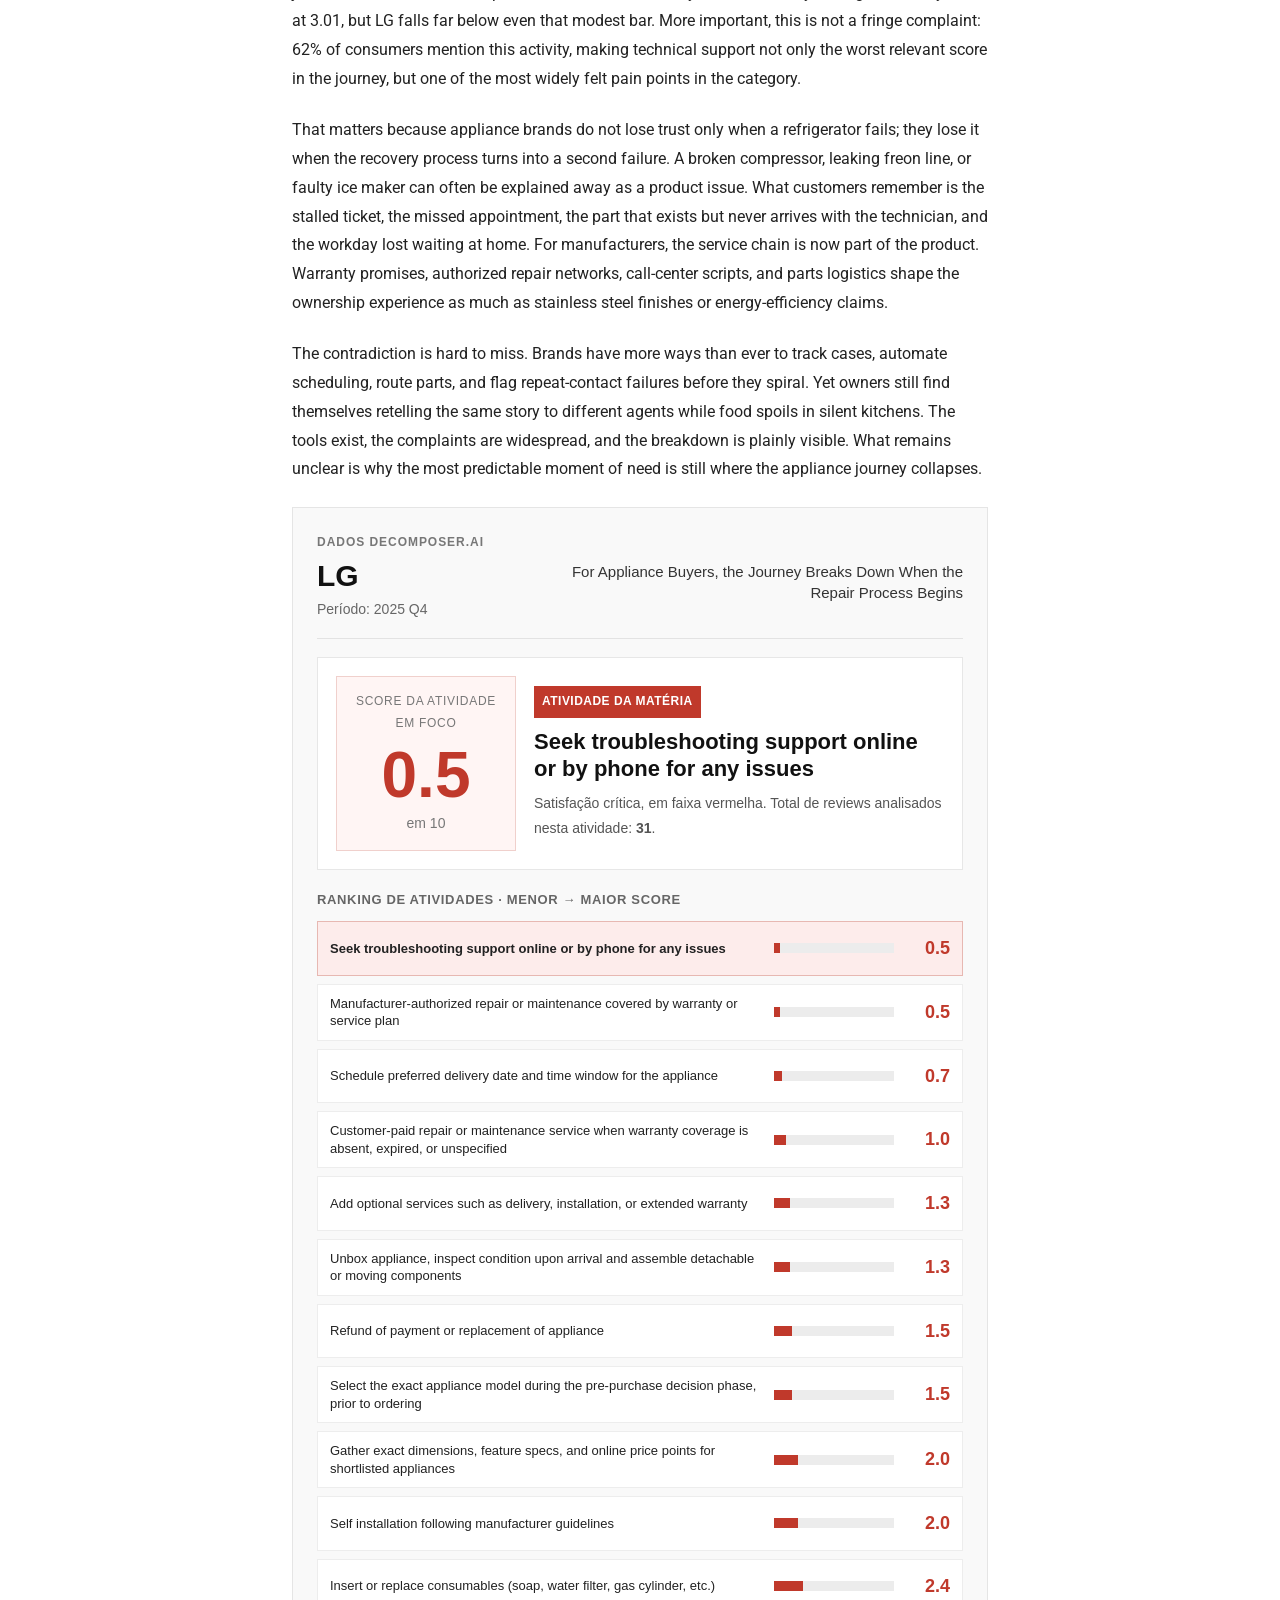
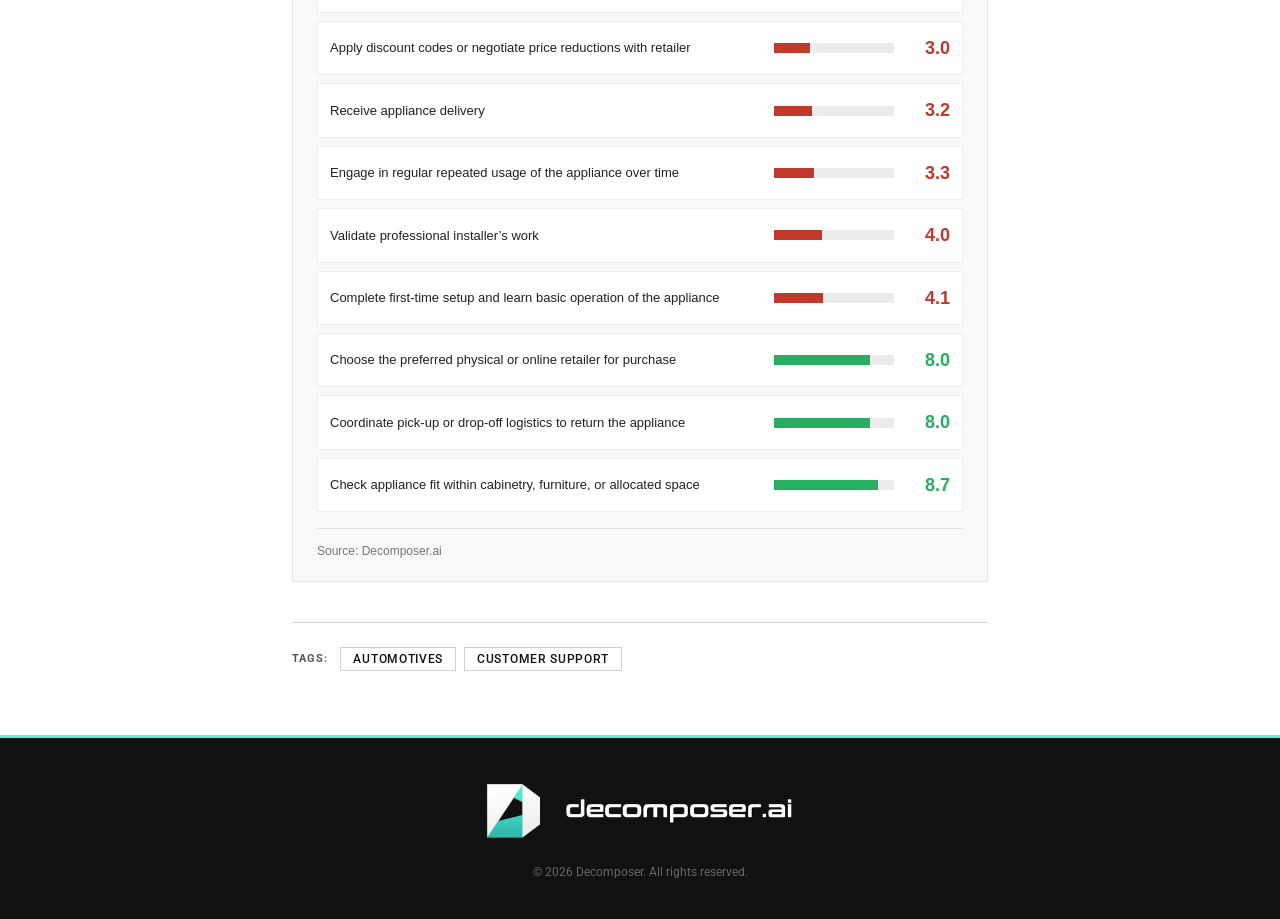
<file: articles/lgrepair_article/lgrepair_article.html>
<!DOCTYPE html>
<html lang="pt-BR">
<head>
  <meta charset="UTF-8" />
  <meta name="viewport" content="width=device-width, initial-scale=1.0" />
  <title>For Appliance Buyers, the Journey Breaks Down When the Repair Process Begins</title>
  <link href="https://fonts.googleapis.com/css2?family=Roboto:ital,wght@0,300;0,400;0,500;0,700;0,900;1,400&display=swap" rel="stylesheet" />
  <link rel="stylesheet" href="../../CSS/styles.css">
  <script src="../../tracking.js"></script>
</head>
<body>

<!-- ═══════════════ HEADER ═══════════════ -->
<header>
  <div class="header-top">
    <a class="logo" href="../../index.html">
      <div>
        <img class="logo-image-top" src="../../assets/decomposer_logo_horizontal_dark.png" alt="DECOMPOSER">
      </div>
    </a>
  </div>
  <nav class="nav-bar">
    <div class="nav-inner">
      <a href="../../index.html" class="active">Home</a>
      <a href="../../listing.html">Tecnology</a>
      <a href="../../listing.html">Automotives</a>
      <a href="../../listing.html">Healthcare</a>
      <a href="../../listing.html">Home Appliances</a>
      <a href="../../listing.html">Finance</a>      
      <a href="../../listing.html">Food and Beverage</a>
      <a href="../../listing.html">Agriculture</a>
    </div>
  </nav>
</header>

<!-- ═══════════════ BANNER ═══════════════ -->
<img
  class="article-banner"
  src="./lgrepair.png"
  alt="Entrega atrasada"
/>

<!-- ═══════════════ ARTICLE ═══════════════ -->
<div class="article-wrapper">

  <a class="article-back" href="../../listing.html">Back to all articles</a>

  <a class="article-category" href="../../listing.html">Home Appliances</a>

  <h1 class="article-title">
    For Appliance Buyers, the Journey Breaks Down When the Repair Process Begins
  </h1>

  <p class="article-lead">
    LG’s weakest post-purchase moment is not product setup or delivery, but the point when owners need technical help and discover how hard service is to secure.
  </p>

  <div class="article-meta">
    <div class="article-author-block">
      <span class="article-author">Vitor Perrone</span>
      <span class="article-date">May 19 2026</span>
    </div>
  </div>

  <div class="article-body">

    <p>Danielle had owned her refrigerator for just over a month when the ice maker stopped working. She called customer service and spent 15 minutes running through diagnostics with an agent who assured her a technician would contact her within 48 hours. No one did. When she phoned again, she was told the first representative "must have forgot" to assign the repair, forcing her to repeat the same 15-minute script from the beginning. The appliance was still in her kitchen, still under warranty, and suddenly already in the hands of a support system that seemed unable to move a basic service request forward.</p>
      <p>Her experience fits a pattern that cuts across brands. One Samsung buyer said a French Door refrigerator installed in December failed by the end of January; a technician identified a freon leak, the replacement part was shipped to the home, and then the service ticket was closed before anyone returned, leaving the family nearly three weeks without a working refrigerator. A GE owner described a two-year-old unit that stopped cooling, followed by technicians who missed service windows by four hours, arrived without the needed part, and then never came back because the component was on back order, costing the customer three missed workdays and a $120 reimbursement that still had not appeared. Another reviewer recounted buying a refrigerator in August 2024, losing all freon by February 2025, and still being stuck without a working unit after repeated calls, four different service-company attempts, ordered parts, and a no-show appointment at the end of March.</p>
      <p>That is the backdrop for LG’s weakest moment in the appliance journey in 2025 Q4. When consumers try to seek troubleshooting support online or by phone after purchase, the brand scores just 0.52 out of 10 in Decomposer.ai’s review-based analysis. The industry average is already low at 3.01, but LG falls far below even that modest bar. More important, this is not a fringe complaint: 62% of consumers mention this activity, making technical support not only the worst relevant score in the journey, but one of the most widely felt pain points in the category.</p>
      <p>That matters because appliance brands do not lose trust only when a refrigerator fails; they lose it when the recovery process turns into a second failure. A broken compressor, leaking freon line, or faulty ice maker can often be explained away as a product issue. What customers remember is the stalled ticket, the missed appointment, the part that exists but never arrives with the technician, and the workday lost waiting at home. For manufacturers, the service chain is now part of the product. Warranty promises, authorized repair networks, call-center scripts, and parts logistics shape the ownership experience as much as stainless steel finishes or energy-efficiency claims.</p>
      <p>The contradiction is hard to miss. Brands have more ways than ever to track cases, automate scheduling, route parts, and flag repeat-contact failures before they spiral. Yet owners still find themselves retelling the same story to different agents while food spoils in silent kitchens. The tools exist, the complaints are widespread, and the breakdown is plainly visible. What remains unclear is why the most predictable moment of need is still where the appliance journey collapses.</p>

    <div class="chart-section"><div style="width:100%; max-width:760px; margin:0 auto; background:#f9f9f9; font-family:Arial, Helvetica, sans-serif; color:#222; border:1px solid #e5e5e5; box-sizing:border-box;">
  <style>
    .dc-wrap{padding:24px 24px 18px 24px; box-sizing:border-box;}
    .dc-kicker{font-size:12px; font-weight:700; letter-spacing:.08em; color:#777; text-transform:uppercase; margin-bottom:8px;}
    .dc-head{display:flex; justify-content:space-between; align-items:flex-start; gap:16px; border-bottom:1px solid #e3e3e3; padding-bottom:16px; margin-bottom:18px;}
    .dc-brand{font-size:30px; font-weight:800; line-height:1; color:#111; margin-bottom:6px;}
    .dc-period{font-size:14px; color:#666;}
    .dc-title{font-size:15px; line-height:1.4; color:#333; max-width:420px; text-align:right;}
    .dc-hero{display:grid; grid-template-columns:180px 1fr; gap:18px; align-items:center; background:#fff; border:1px solid #e7e7e7; padding:18px; margin-bottom:16px;}
    .dc-scorebox{display:flex; flex-direction:column; align-items:center; justify-content:center; background:#fff5f4; border:1px solid #f0d0cc; padding:14px 10px;}
    .dc-scorelabel{font-size:12px; text-transform:uppercase; letter-spacing:.06em; color:#777; margin-bottom:8px; text-align:center;}
    .dc-scorenum{font-size:64px; line-height:1; font-weight:800; color:#c0392b;}
    .dc-scoremax{font-size:14px; color:#777; margin-top:4px;}
    .dc-focuslabel{display:inline-block; background:#c0392b; color:#fff; font-size:12px; font-weight:700; padding:5px 8px; text-transform:uppercase; letter-spacing:.04em; margin-bottom:10px;}
    .dc-focusname{font-size:22px; line-height:1.25; font-weight:700; color:#111; margin-bottom:8px;}
    .dc-context{font-size:14px; color:#555;}
    .dc-sectiontitle{font-size:13px; font-weight:700; letter-spacing:.05em; text-transform:uppercase; color:#666; margin:18px 0 10px 0;}
    .dc-rank{display:flex; flex-direction:column; gap:8px;}
    .dc-row{display:grid; grid-template-columns:1fr 120px 44px; gap:12px; align-items:center; background:#fff; border:1px solid #ededed; padding:10px 12px;}
    .dc-row.focus{background:#fdeceb; border-color:#e7b8b2;}
    .dc-name{font-size:13px; line-height:1.35; color:#222;}
    .dc-row.focus .dc-name{font-weight:700;}
    .dc-barwrap{height:10px; background:#ececec; position:relative; overflow:hidden;}
    .dc-bar{height:100%; background:#c0392b;}
    .dc-score{font-size:18px; font-weight:800; color:#c0392b; text-align:right;}
    .dc-foot{border-top:1px solid #e3e3e3; margin-top:16px; padding-top:12px; font-size:12px; color:#777;}
    @media (max-width:640px){
      .dc-head{flex-direction:column;}
      .dc-title{text-align:left; max-width:none;}
      .dc-hero{grid-template-columns:1fr;}
      .dc-row{grid-template-columns:1fr; gap:8px;}
      .dc-score{text-align:left;}
    }
  </style>

  <div class="dc-wrap">
    <div class="dc-kicker">DADOS DECOMPOSER.AI</div>

    <div class="dc-head">
      <div>
        <div class="dc-brand">LG</div>
        <div class="dc-period">Período: 2025 Q4</div>
      </div>
      <div class="dc-title">For Appliance Buyers, the Journey Breaks Down When the Repair Process Begins</div>
    </div>

    <div class="dc-hero">
      <div class="dc-scorebox">
        <div class="dc-scorelabel">Score da atividade em foco</div>
        <div class="dc-scorenum">0.5</div>
        <div class="dc-scoremax">em 10</div>
      </div>
      <div>
        <div class="dc-focuslabel">Atividade da matéria</div>
        <div class="dc-focusname">Seek troubleshooting support online or by phone for any issues</div>
        <div class="dc-context">Satisfação crítica, em faixa vermelha. Total de reviews analisados nesta atividade: <strong>31</strong>.</div>
      </div>
    </div>

    <div class="dc-sectiontitle">Ranking de atividades · menor → maior score</div>

    <div class="dc-rank">
      <div class="dc-row focus">
        <div class="dc-name">Seek troubleshooting support online or by phone for any issues</div>
        <div class="dc-barwrap"><div class="dc-bar" style="width:5%; background:#c0392b;"></div></div>
        <div class="dc-score" style="color:#c0392b;">0.5</div>
      </div>

      <div class="dc-row">
        <div class="dc-name">Manufacturer-authorized repair or maintenance covered by warranty or service plan</div>
        <div class="dc-barwrap"><div class="dc-bar" style="width:5%; background:#c0392b;"></div></div>
        <div class="dc-score" style="color:#c0392b;">0.5</div>
      </div>

      <div class="dc-row">
        <div class="dc-name">Schedule preferred delivery date and time window for the appliance</div>
        <div class="dc-barwrap"><div class="dc-bar" style="width:7%; background:#c0392b;"></div></div>
        <div class="dc-score" style="color:#c0392b;">0.7</div>
      </div>

      <div class="dc-row">
        <div class="dc-name">Customer-paid repair or maintenance service when warranty coverage is absent, expired, or unspecified</div>
        <div class="dc-barwrap"><div class="dc-bar" style="width:10%; background:#c0392b;"></div></div>
        <div class="dc-score" style="color:#c0392b;">1.0</div>
      </div>

      <div class="dc-row">
        <div class="dc-name">Add optional services such as delivery, installation, or extended warranty</div>
        <div class="dc-barwrap"><div class="dc-bar" style="width:13%; background:#c0392b;"></div></div>
        <div class="dc-score" style="color:#c0392b;">1.3</div>
      </div>

      <div class="dc-row">
        <div class="dc-name">Unbox appliance, inspect condition upon arrival and assemble detachable or moving components</div>
        <div class="dc-barwrap"><div class="dc-bar" style="width:13%; background:#c0392b;"></div></div>
        <div class="dc-score" style="color:#c0392b;">1.3</div>
      </div>

      <div class="dc-row">
        <div class="dc-name">Refund of payment or replacement of appliance</div>
        <div class="dc-barwrap"><div class="dc-bar" style="width:15%; background:#c0392b;"></div></div>
        <div class="dc-score" style="color:#c0392b;">1.5</div>
      </div>

      <div class="dc-row">
        <div class="dc-name">Select the exact appliance model during the pre-purchase decision phase, prior to ordering</div>
        <div class="dc-barwrap"><div class="dc-bar" style="width:15%; background:#c0392b;"></div></div>
        <div class="dc-score" style="color:#c0392b;">1.5</div>
      </div>

      <div class="dc-row">
        <div class="dc-name">Gather exact dimensions, feature specs, and online price points for shortlisted appliances</div>
        <div class="dc-barwrap"><div class="dc-bar" style="width:20%; background:#c0392b;"></div></div>
        <div class="dc-score" style="color:#c0392b;">2.0</div>
      </div>

      <div class="dc-row">
        <div class="dc-name">Self installation following manufacturer guidelines</div>
        <div class="dc-barwrap"><div class="dc-bar" style="width:20%; background:#c0392b;"></div></div>
        <div class="dc-score" style="color:#c0392b;">2.0</div>
      </div>

      <div class="dc-row">
        <div class="dc-name">Insert or replace consumables (soap, water filter, gas cylinder, etc.)</div>
        <div class="dc-barwrap"><div class="dc-bar" style="width:24%; background:#c0392b;"></div></div>
        <div class="dc-score" style="color:#c0392b;">2.4</div>
      </div>

      <div class="dc-row">
        <div class="dc-name">Apply discount codes or negotiate price reductions with retailer</div>
        <div class="dc-barwrap"><div class="dc-bar" style="width:30%; background:#c0392b;"></div></div>
        <div class="dc-score" style="color:#c0392b;">3.0</div>
      </div>

      <div class="dc-row">
        <div class="dc-name">Receive appliance delivery</div>
        <div class="dc-barwrap"><div class="dc-bar" style="width:32%; background:#c0392b;"></div></div>
        <div class="dc-score" style="color:#c0392b;">3.2</div>
      </div>

      <div class="dc-row">
        <div class="dc-name">Engage in regular repeated usage of the appliance over time</div>
        <div class="dc-barwrap"><div class="dc-bar" style="width:33%; background:#c0392b;"></div></div>
        <div class="dc-score" style="color:#c0392b;">3.3</div>
      </div>

      <div class="dc-row">
        <div class="dc-name">Validate professional installer’s work</div>
        <div class="dc-barwrap"><div class="dc-bar" style="width:40%; background:#c0392b;"></div></div>
        <div class="dc-score" style="color:#c0392b;">4.0</div>
      </div>

      <div class="dc-row">
        <div class="dc-name">Complete first-time setup and learn basic operation of the appliance</div>
        <div class="dc-barwrap"><div class="dc-bar" style="width:41%; background:#c0392b;"></div></div>
        <div class="dc-score" style="color:#c0392b;">4.1</div>
      </div>

      <div class="dc-row">
        <div class="dc-name">Choose the preferred physical or online retailer for purchase</div>
        <div class="dc-barwrap"><div class="dc-bar" style="width:80%; background:#27ae60;"></div></div>
        <div class="dc-score" style="color:#27ae60;">8.0</div>
      </div>

      <div class="dc-row">
        <div class="dc-name">Coordinate pick-up or drop-off logistics to return the appliance</div>
        <div class="dc-barwrap"><div class="dc-bar" style="width:80%; background:#27ae60;"></div></div>
        <div class="dc-score" style="color:#27ae60;">8.0</div>
      </div>

      <div class="dc-row">
        <div class="dc-name">Check appliance fit within cabinetry, furniture, or allocated space</div>
        <div class="dc-barwrap"><div class="dc-bar" style="width:87%; background:#27ae60;"></div></div>
        <div class="dc-score" style="color:#27ae60;">8.7</div>
      </div>
    </div>

    <div class="dc-foot">Source: Decomposer.ai</div>
  </div>
</div></div>

  </div>

  <!-- TAGS -->
  <div class="article-tags">
    <span class="article-tags-label">Tags:</span>
    <a class="article-tag" href="../../listing.html">Automotives</a>
    <a class="article-tag" href="../../listing.html">Customer support</a>
  </div>

</div>

<!-- ═══════════════ FOOTER ═══════════════ -->
<footer>
  <a class="footer-logo" href="../../index.html">
    <img class="logo-image-bottom" src="../../assets/decomposer_logo_horizontal_dark.png" alt="DECOMPOSER">
  </a>
  <p class="footer-copy">© 2026 Decomposer. All rights reserved.</p>
</footer>

</body>
</html>
</file>
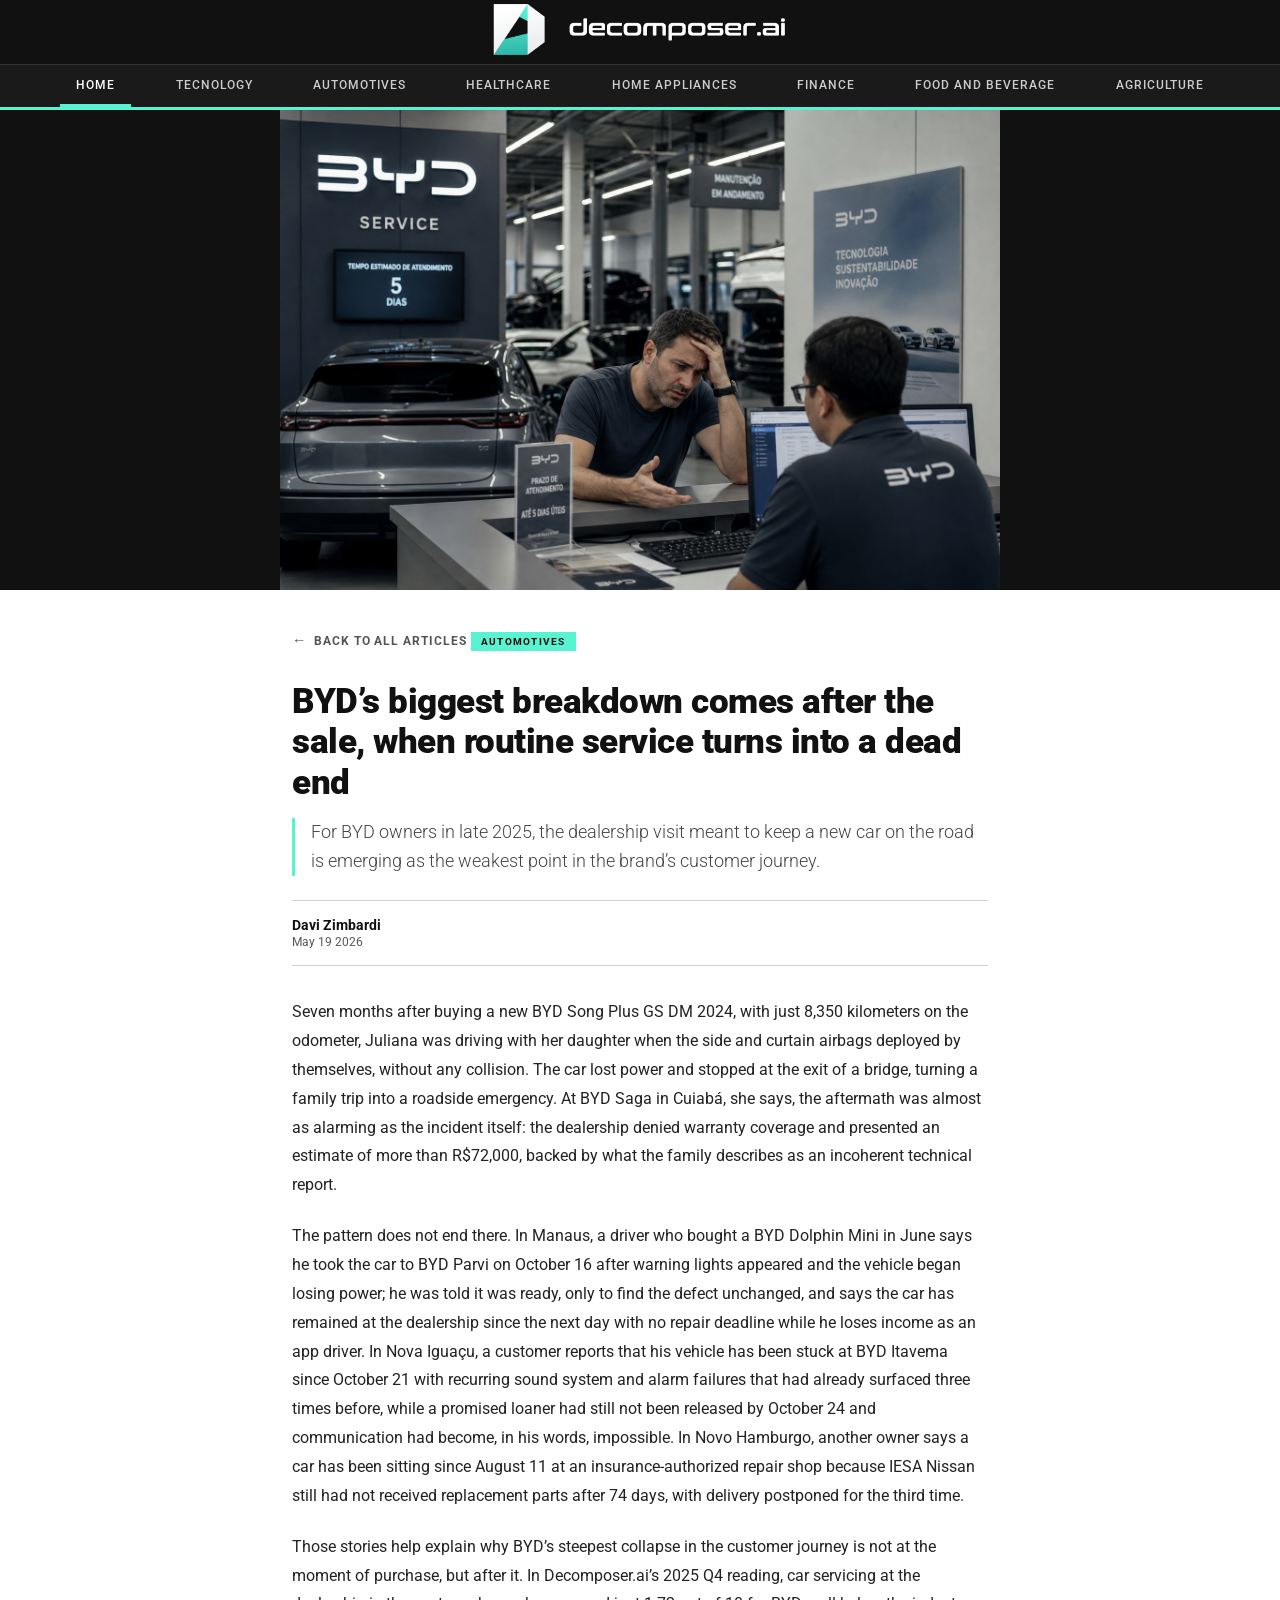
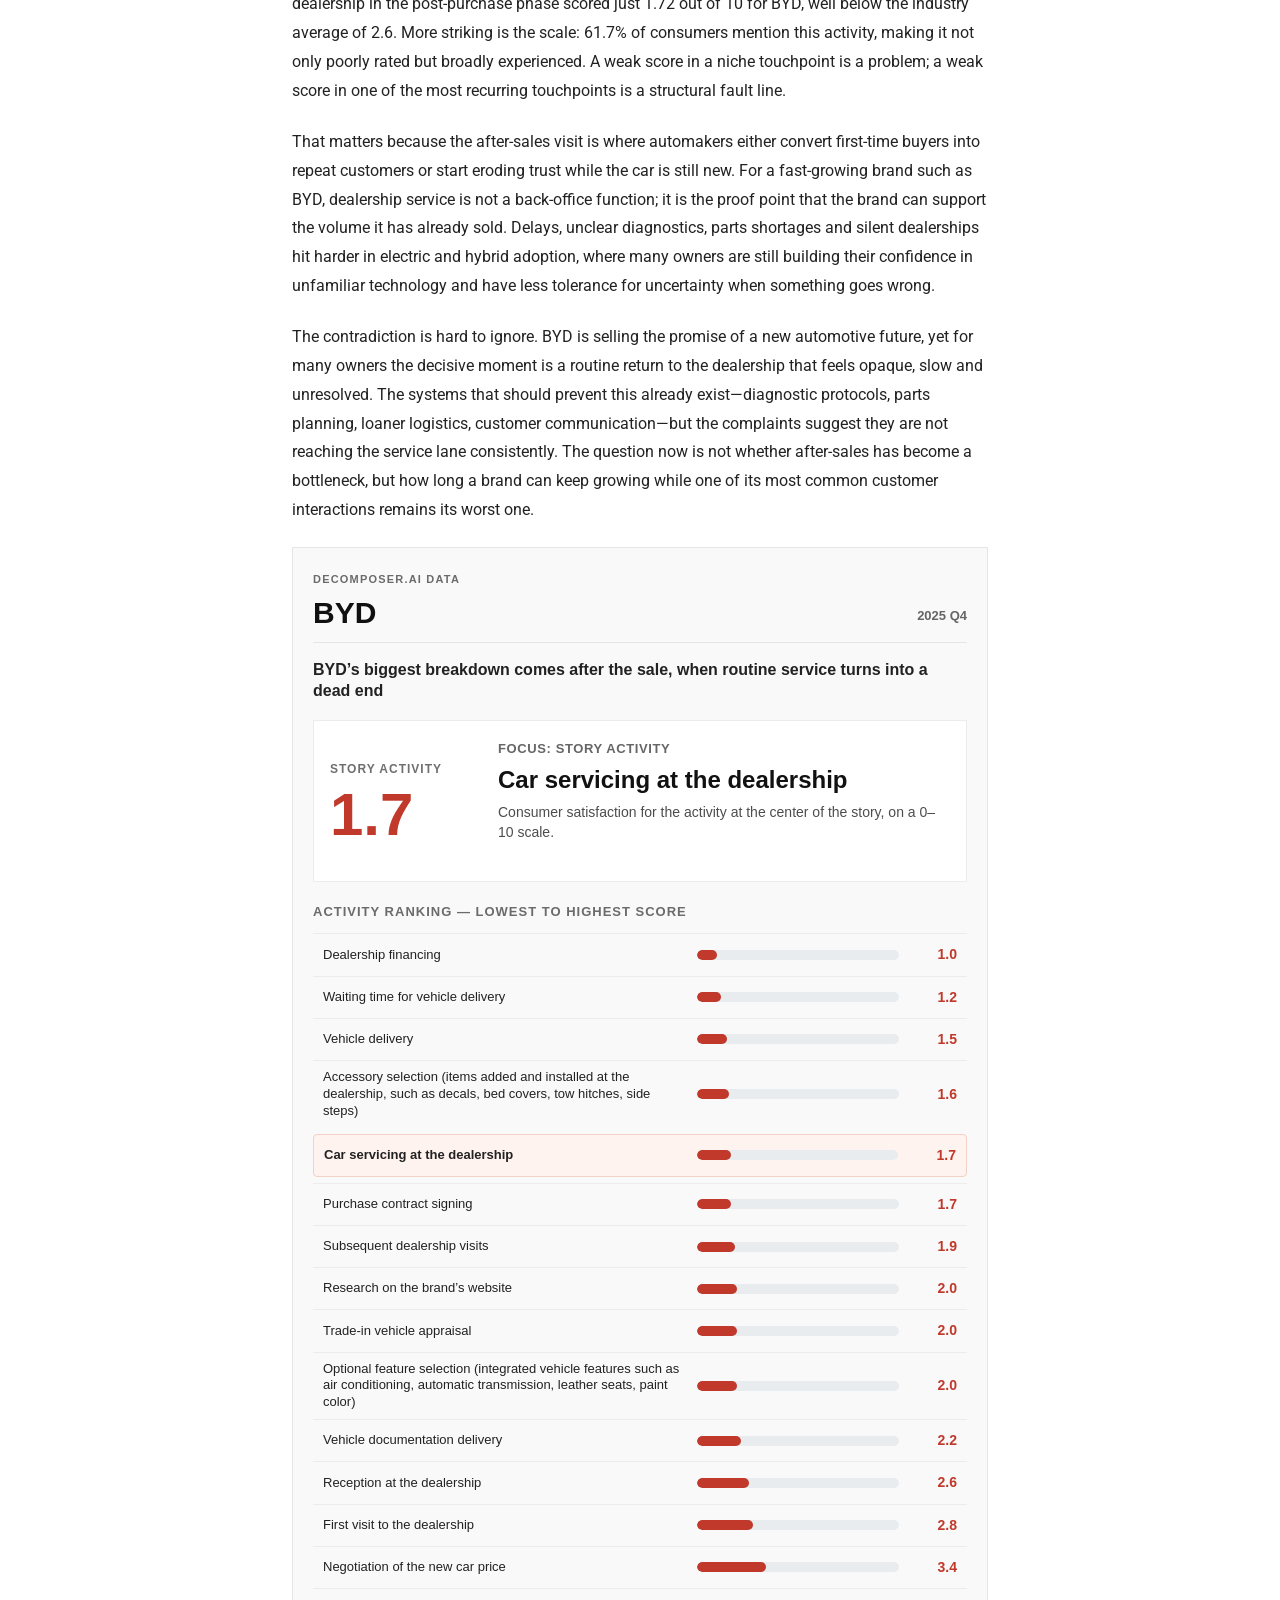
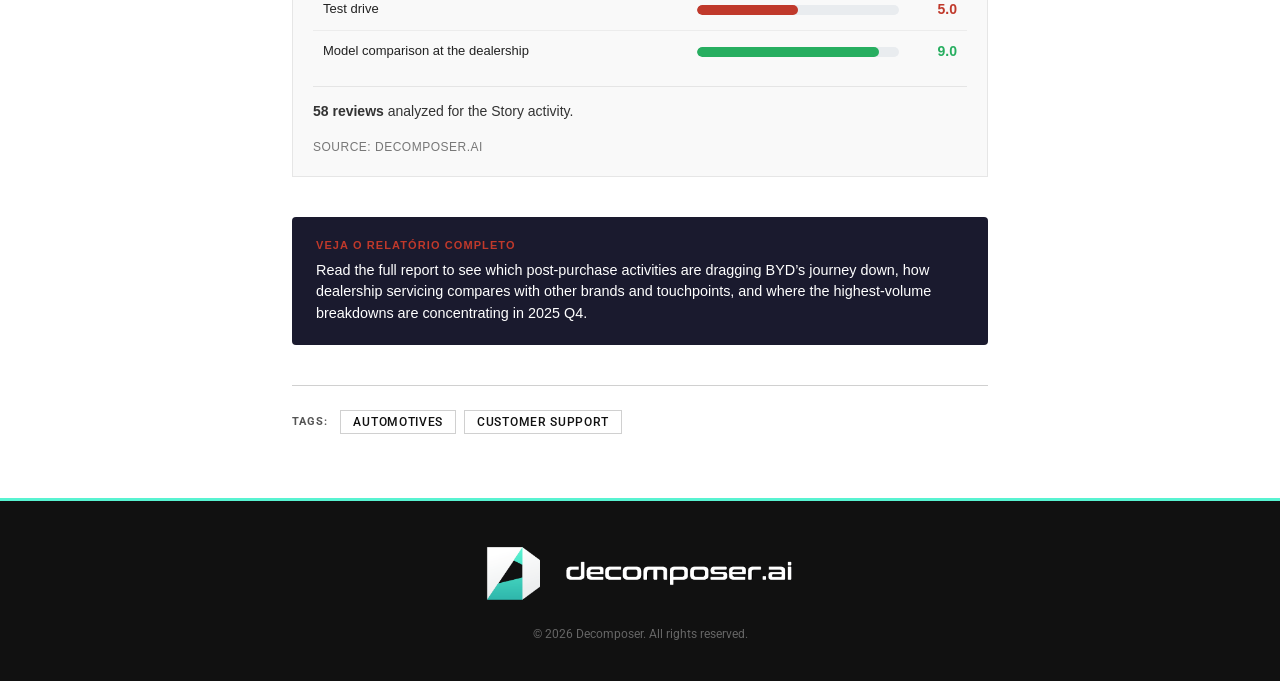
<file: website3/articles/byd_postsales_article/byd_postsales_article.html>
<!DOCTYPE html>
<html lang="pt-BR">
<head>
  <meta charset="UTF-8" />
  <meta name="viewport" content="width=device-width, initial-scale=1.0" />
  <title>BYD’s biggest breakdown comes after the sale, when routine service turns into a dead end</title>
  <link href="https://fonts.googleapis.com/css2?family=Roboto:ital,wght@0,300;0,400;0,500;0,700;0,900;1,400&display=swap" rel="stylesheet" />
  <link rel="stylesheet" href="../../CSS/styles.css">
  <script src="../../tracking.js"></script>
</head>
<body>

<!-- ═══════════════ HEADER ═══════════════ -->
<header>
  <div class="header-top">
    <a class="logo" href="../../index.html">
      <div>
        <img class="logo-image-top" src="../../assets/decomposer_logo_horizontal_dark.png" alt="DECOMPOSER">
      </div>
    </a>
  </div>
  <nav class="nav-bar">
    <div class="nav-inner">
      <a href="../../index.html" class="active">Home</a>
      <a href="../../listing.html">Tecnology</a>
      <a href="../../listing.html">Automotives</a>
      <a href="../../listing.html">Healthcare</a>
      <a href="../../listing.html">Home Appliances</a>
      <a href="../../listing.html">Finance</a>      
      <a href="../../listing.html">Food and Beverage</a>
      <a href="../../listing.html">Agriculture</a>
    </div>
  </nav>
</header>

<!-- ═══════════════ BANNER ═══════════════ -->
<img
  class="article-banner"
  src="./bydsales.png"
  alt="Entrega atrasada"
/>

<!-- ═══════════════ ARTICLE ═══════════════ -->
<div class="article-wrapper">

  <a class="article-back" href="../../listing.html">Back to all articles</a>

  <a class="article-category" href="../../listing.html">Automotives</a>

  <h1 class="article-title">
    BYD’s biggest breakdown comes after the sale, when routine service turns into a dead end
  </h1>

  <p class="article-lead">
    For BYD owners in late 2025, the dealership visit meant to keep a new car on the road is emerging as the weakest point in the brand’s customer journey.
  </p>

  <div class="article-meta">
    <div class="article-author-block">
      <span class="article-author">Davi Zimbardi</span>
      <span class="article-date">May 19 2026</span>
    </div>
  </div>

  <div class="article-body">

    <p>
    Seven months after buying a new BYD Song Plus GS DM 2024, with just 8,350 kilometers on the odometer, Juliana was driving with her daughter when the side and curtain airbags deployed by themselves, without any collision. The car lost power and stopped at the exit of a bridge, turning a family trip into a roadside emergency. At BYD Saga in Cuiabá, she says, the aftermath was almost as alarming as the incident itself: the dealership denied warranty coverage and presented an estimate of more than R$72,000, backed by what the family describes as an incoherent technical report.</p>
    <p>
    The pattern does not end there. In Manaus, a driver who bought a BYD Dolphin Mini in June says he took the car to BYD Parvi on October 16 after warning lights appeared and the vehicle began losing power; he was told it was ready, only to find the defect unchanged, and says the car has remained at the dealership since the next day with no repair deadline while he loses income as an app driver. In Nova Iguaçu, a customer reports that his vehicle has been stuck at BYD Itavema since October 21 with recurring sound system and alarm failures that had already surfaced three times before, while a promised loaner had still not been released by October 24 and communication had become, in his words, impossible. In Novo Hamburgo, another owner says a car has been sitting since August 11 at an insurance-authorized repair shop because IESA Nissan still had not received replacement parts after 74 days, with delivery postponed for the third time.</p>
    <p>
    Those stories help explain why BYD’s steepest collapse in the customer journey is not at the moment of purchase, but after it. In Decomposer.ai’s 2025 Q4 reading, car servicing at the dealership in the post-purchase phase scored just 1.72 out of 10 for BYD, well below the industry average of 2.6. More striking is the scale: 61.7% of consumers mention this activity, making it not only poorly rated but broadly experienced. A weak score in a niche touchpoint is a problem; a weak score in one of the most recurring touchpoints is a structural fault line.</p>
    <p>
    That matters because the after-sales visit is where automakers either convert first-time buyers into repeat customers or start eroding trust while the car is still new. For a fast-growing brand such as BYD, dealership service is not a back-office function; it is the proof point that the brand can support the volume it has already sold. Delays, unclear diagnostics, parts shortages and silent dealerships hit harder in electric and hybrid adoption, where many owners are still building their confidence in unfamiliar technology and have less tolerance for uncertainty when something goes wrong.</p>
    <p>
    The contradiction is hard to ignore. BYD is selling the promise of a new automotive future, yet for many owners the decisive moment is a routine return to the dealership that feels opaque, slow and unresolved. The systems that should prevent this already exist—diagnostic protocols, parts planning, loaner logistics, customer communication—but the complaints suggest they are not reaching the service lane consistently. The question now is not whether after-sales has become a bottleneck, but how long a brand can keep growing while one of its most common customer interactions remains its worst one.</p>
    
    <div class="chart-section"><div style="width:100%; background:#f9f9f9; font-family: Arial, Helvetica, sans-serif; color:#1f1f1f; border:1px solid #e6e6e6; box-sizing:border-box; padding:22px 20px 18px 20px;">
  
  <div class="dg-wrap">
    <div class="dg-kicker">Decomposer.ai Data</div>

    <div class="dg-head">
      <div>
        <div class="dg-brand">BYD</div>
      </div>
      <div class="dg-period">2025 Q4</div>
    </div>

    <div class="dg-title">BYD’s biggest breakdown comes after the sale, when routine service turns into a dead end</div>

<div class="dg-highlight">
  <div class="dg-scorebox">
    <div class="dg-scorelabel">Story activity</div>
    <div class="dg-score" style="color:#c0392b;">1.7</div>
  </div>
  <div>
    <div class="dg-focusmeta">Focus: Story activity</div>
    <div class="dg-focusname">Car servicing at the dealership</div>
    <p class="dg-focussub">Consumer satisfaction for the activity at the center of the story, on a 0–10 scale.</p>
  </div>
</div>

<div class="dg-section">
  <div class="dg-sectiontitle">Activity ranking — lowest to highest score</div>

  <div class="dg-row">
    <div class="dg-name">Dealership financing</div>
    <div class="dg-barwrap"><div class="dg-bar" style="width:10%; background:#c0392b;"></div></div>
    <div class="dg-num" style="color:#c0392b;">1.0</div>
  </div>

  <div class="dg-row">
    <div class="dg-name">Waiting time for vehicle delivery</div>
    <div class="dg-barwrap"><div class="dg-bar" style="width:12%; background:#c0392b;"></div></div>
    <div class="dg-num" style="color:#c0392b;">1.2</div>
  </div>

  <div class="dg-row">
    <div class="dg-name">Vehicle delivery</div>
    <div class="dg-barwrap"><div class="dg-bar" style="width:15%; background:#c0392b;"></div></div>
    <div class="dg-num" style="color:#c0392b;">1.5</div>
  </div>

  <div class="dg-row">
    <div class="dg-name">Accessory selection (items added and installed at the dealership, such as decals, bed covers, tow hitches, side steps)</div>
    <div class="dg-barwrap"><div class="dg-bar" style="width:16%; background:#c0392b;"></div></div>
    <div class="dg-num" style="color:#c0392b;">1.6</div>
  </div>

  <div class="dg-row focus">
    <div class="dg-name">Car servicing at the dealership</div>
    <div class="dg-barwrap"><div class="dg-bar" style="width:17%; background:#c0392b;"></div></div>
    <div class="dg-num" style="color:#c0392b;">1.7</div>
  </div>

  <div class="dg-row">
    <div class="dg-name">Purchase contract signing</div>
    <div class="dg-barwrap"><div class="dg-bar" style="width:17%; background:#c0392b;"></div></div>
    <div class="dg-num" style="color:#c0392b;">1.7</div>
  </div>

  <div class="dg-row">
    <div class="dg-name">Subsequent dealership visits</div>
    <div class="dg-barwrap"><div class="dg-bar" style="width:19%; background:#c0392b;"></div></div>
    <div class="dg-num" style="color:#c0392b;">1.9</div>
  </div>

  <div class="dg-row">
    <div class="dg-name">Research on the brand’s website</div>
    <div class="dg-barwrap"><div class="dg-bar" style="width:20%; background:#c0392b;"></div></div>
    <div class="dg-num" style="color:#c0392b;">2.0</div>
  </div>

  <div class="dg-row">
    <div class="dg-name">Trade-in vehicle appraisal</div>
    <div class="dg-barwrap"><div class="dg-bar" style="width:20%; background:#c0392b;"></div></div>
    <div class="dg-num" style="color:#c0392b;">2.0</div>
  </div>

  <div class="dg-row">
    <div class="dg-name">Optional feature selection (integrated vehicle features such as air conditioning, automatic transmission, leather seats, paint color)</div>
    <div class="dg-barwrap"><div class="dg-bar" style="width:20%; background:#c0392b;"></div></div>
    <div class="dg-num" style="color:#c0392b;">2.0</div>
  </div>

  <div class="dg-row">
    <div class="dg-name">Vehicle documentation delivery</div>
    <div class="dg-barwrap"><div class="dg-bar" style="width:22%; background:#c0392b;"></div></div>
    <div class="dg-num" style="color:#c0392b;">2.2</div>
  </div>

  <div class="dg-row">
    <div class="dg-name">Reception at the dealership</div>
    <div class="dg-barwrap"><div class="dg-bar" style="width:26%; background:#c0392b;"></div></div>
    <div class="dg-num" style="color:#c0392b;">2.6</div>
  </div>

  <div class="dg-row">
    <div class="dg-name">First visit to the dealership</div>
    <div class="dg-barwrap"><div class="dg-bar" style="width:28%; background:#c0392b;"></div></div>
    <div class="dg-num" style="color:#c0392b;">2.8</div>
  </div>

  <div class="dg-row">
    <div class="dg-name">Negotiation of the new car price</div>
    <div class="dg-barwrap"><div class="dg-bar" style="width:34%; background:#c0392b;"></div></div>
    <div class="dg-num" style="color:#c0392b;">3.4</div>
  </div>

  <div class="dg-row">
    <div class="dg-name">Test drive</div>
    <div class="dg-barwrap"><div class="dg-bar" style="width:50%; background:#c0392b;"></div></div>
    <div class="dg-num" style="color:#c0392b;">5.0</div>
  </div>

  <div class="dg-row">
    <div class="dg-name">Model comparison at the dealership</div>
    <div class="dg-barwrap"><div class="dg-bar" style="width:90%; background:#27ae60;"></div></div>
    <div class="dg-num" style="color:#27ae60;">9.0</div>
  </div>
</div>

    <div class="dg-context"><strong>58 reviews</strong> analyzed for the Story activity.</div>
    <div class="dg-footer">Source: Decomposer.ai</div>
  </div>
</div>
<div class="cta-box">
      <strong>Veja o relatório completo</strong>
      Read the full report to see which post-purchase activities are dragging BYD’s journey down, how dealership servicing compares with other brands and touchpoints, and where the highest-volume breakdowns are concentrating in 2025 Q4.
    </div>
</div>

  </div>

  <!-- TAGS -->
  <div class="article-tags">
    <span class="article-tags-label">Tags:</span>
    <a class="article-tag" href="../../listing.html">Automotives</a>
    <a class="article-tag" href="../../listing.html">Customer support</a>
  </div>

</div>

<!-- ═══════════════ FOOTER ═══════════════ -->
<footer>
  <a class="footer-logo" href="../../index.html">
    <img class="logo-image-bottom" src="../../assets/decomposer_logo_horizontal_dark.png" alt="DECOMPOSER">
  </a>
  <p class="footer-copy">© 2026 Decomposer. All rights reserved.</p>
</footer>

</body>
</html>
</file>
<file: CSS/styles.css>
*, *::before, *::after {
  box-sizing: border-box;
  margin: 0;
  padding: 0;
}

:root {
  --black: #111111;
  --white: #ffffff;
  --accent: #58f3d1;
  --gray-light: #f4f4f4;
  --gray-mid: #d0d0d0;
  --gray-dark: #555555;
  --font: 'Roboto', sans-serif;
}

html {
  scroll-behavior: smooth;
}

body {
  font-family: var(--font);
  background: var(--white);
  color: var(--black);
  min-height: 100vh;
}

/* ── HEADER (common) ── */
header {
  background: var(--black);
  color: var(--white);
  position: sticky;
  top: 0;
  z-index: 100;
  border-bottom: 3px solid var(--accent);
}

.header-top {
  display: flex;
  align-items: center;
  justify-content: center;
  padding: 0 2rem;
  height: 64px;
  max-width: 1280px;
  margin: 0 auto;
}

.logo {
  display: flex;
  align-items: center;
  gap: 10px;
  text-decoration: none;
  color: var(--white);
}

.logo-image-top {
    height: 64px;
}

.logo-icon {
  width: 38px;
  height: 38px;
  background: var(--accent);
  border-radius: 50%;
  display: flex;
  align-items: center;
  justify-content: center;
  flex-shrink: 0;
}

.logo-icon svg {
  width: 22px;
  height: 22px;
}

.logo-name {
  font-size: 1.55rem;
  font-weight: 900;
  letter-spacing: -0.5px;
  text-transform: uppercase;
}

.logo-name span {
  color: var(--accent);
}

/* burger button (mobile) */
.burger {
  display: none;
  background: none;
  border: none;
  cursor: pointer;
  padding: 4px;
}
.burger span {
  display: block;
  width: 24px;
  height: 2px;
  background: var(--white);
  margin: 5px 0;
  transition: .25s;
}

/* nav bar */
.nav-bar {
  background: #1a1a1a;
  border-top: 1px solid #333;
}

.nav-inner {
  max-width: 1280px;
  margin: 0 auto;
  padding: 0 2rem;
  display: flex;
  align-items: center;
  gap: 0;
  overflow-x: auto;
  scrollbar-width: none;
  justify-content: space-evenly;
}
.nav-inner::-webkit-scrollbar {
  display: none;
}

.nav-inner a {
  color: #ccc;
  text-decoration: none;
  font-size: 0.78rem;
  font-weight: 500;
  letter-spacing: 0.08em;
  text-transform: uppercase;
  padding: 0.75rem 1rem;
  white-space: nowrap;
  border-bottom: 3px solid transparent;
  transition: color .2s, border-color .2s;
}
.nav-inner a:hover,
.nav-inner a.active {
  color: var(--white);
  border-bottom-color: var(--accent);
}

/* ── MAIN (shared structure) ── */
main {
  max-width: 1280px;
  margin: 0 auto;
  padding: 2.5rem 2rem 3rem;
}

/* Section label (used on main page) */
.section-label {
  font-size: 0.7rem;
  font-weight: 700;
  letter-spacing: 0.12em;
  text-transform: uppercase;
  color: var(--gray-dark);
  margin-bottom: 1rem;
  padding-bottom: 0.5rem;
  border-bottom: 1px solid var(--gray-mid);
}

/* ── HERO (main page) ── */
.hero {
  display: grid;
  grid-template-columns: 1fr 340px;
  gap: 0;
  margin-bottom: 2.5rem;
  background: var(--black);
  overflow: hidden;
  min-height: 440px;
}

.hero-image-wrap {
  position: relative;
  overflow: hidden;
}

.hero-image-wrap img {
  width: 100%;
  height: 100%;
  object-fit: cover;
  display: block;
  transition: transform .6s ease;
}
.hero:hover .hero-image-wrap img {
  transform: scale(1.03);
}

.hero-badge {
  position: absolute;
  top: 1.2rem;
  left: 1.2rem;
  background: var(--accent);
  color: var(--black);
  font-size: 0.65rem;
  font-weight: 700;
  letter-spacing: 0.1em;
  text-transform: uppercase;
  padding: 3px 10px;
}

.hero-text {
  display: flex;
  flex-direction: column;
  justify-content: space-between;
  padding: 1.8rem 2rem;
  color: var(--white);
}

.hero-category {
  font-size: 0.7rem;
  font-weight: 700;
  letter-spacing: 0.1em;
  text-transform: uppercase;
  color: var(--accent);
  margin-bottom: 0.75rem;
}

.hero-title {
  font-size: 1.7rem;
  font-weight: 900;
  line-height: 1.2;
  letter-spacing: -0.3px;
  margin-bottom: 1rem;
}

.hero-title a {
  color: var(--white);
  text-decoration: none;
}
.hero-title a:hover {
  text-decoration: underline;
}

.hero-summary {
  font-size: 0.92rem;
  font-weight: 300;
  line-height: 1.6;
  color: #ccc;
  margin-bottom: auto;
}

.hero-meta {
  display: flex;
  align-items: center;
  gap: 1rem;
  margin-top: 2rem;
  padding-top: 1rem;
  border-top: 1px solid #333;
  font-size: 0.72rem;
  color: #888;
}

.hero-author {
  font-weight: 500;
  color: #bbb;
}
.hero-read-more {
  margin-left: auto;
  color: var(--accent);
  text-decoration: none;
  font-weight: 700;
  font-size: 0.72rem;
  letter-spacing: 0.05em;
}

/* ── NEWS GRID (main page) ── */
.news-grid {
  display: grid;
  grid-template-columns: repeat(4, 1fr);
  gap: 1.5rem;
  margin-bottom: 2rem;
}

.news-card {
  display: flex;
  flex-direction: column;
  background: var(--white);
  border: 1px solid var(--gray-mid);
  overflow: hidden;
  transition: box-shadow .25s, transform .25s;
  cursor: pointer;
}

.news-card:hover {
  box-shadow: 0 8px 32px rgba(0,0,0,0.12);
  transform: translateY(-3px);
}

.news-card-img {
  width: 100%;
  aspect-ratio: 16/10;
  object-fit: cover;
  display: block;
  transition: transform .4s ease;
}
.news-card:hover .news-card-img {
  transform: scale(1.04);
}

.news-card-img-wrap {
  overflow: hidden;
}

.news-card-body {
  padding: 1rem 1rem 1.25rem;
  display: flex;
  flex-direction: column;
  flex: 1;
}

.news-card-cat {
  font-size: 0.62rem;
  font-weight: 700;
  letter-spacing: 0.1em;
  text-transform: uppercase;
  color: var(--gray-dark);
  margin-bottom: 0.45rem;
}

.news-card-title {
  font-size: 0.95rem;
  font-weight: 700;
  line-height: 1.3;
  color: var(--black);
  text-decoration: none;
  margin-bottom: 0.5rem;
  flex: 1;
}

.news-card-title:hover {
  text-decoration: underline;
}

.news-card-meta {
  font-size: 0.68rem;
  color: #999;
  margin-top: auto;
}

/* ── VER TODAS BUTTON (main page) ── */
.btn-wrap {
  display: flex;
  justify-content: center;
  margin: 0.5rem 0 3.5rem;
}

.btn-ver-todas {
  display: inline-block;
  background: var(--black);
  color: var(--white);
  font-family: var(--font);
  font-size: 0.8rem;
  font-weight: 700;
  letter-spacing: 0.12em;
  text-transform: uppercase;
  text-decoration: none;
  padding: 0.9rem 3rem;
  border: 2px solid var(--black);
  transition: background .2s, color .2s;
}
.btn-ver-todas:hover {
  background: var(--white);
  color: var(--black);
}

/* ── LISTING PAGE SPECIFIC ── */
.page-header {
  display: flex;
  align-items: baseline;
  justify-content: space-between;
  margin-bottom: 2rem;
  padding-bottom: 1rem;
  border-bottom: 2px solid var(--black);
}

.page-header h1 {
  font-size: 2rem;
  font-weight: 900;
  letter-spacing: -0.5px;
}

.page-header p {
  font-size: 0.78rem;
  color: var(--gray-dark);
}

.listing {
  display: flex;
  flex-direction: column;
  gap: 0;
}

.listing-item {
  display: grid;
  grid-template-columns: 180px 1fr;
  gap: 1.25rem;
  padding: 1.5rem 0;
  border-bottom: 1px solid var(--gray-mid);
  text-decoration: none;
  color: inherit;
  transition: background .15s;
}

.listing-item:hover {
  background: var(--gray-light);
  margin: 0 -1rem;
  padding-left: 1rem;
  padding-right: 1rem;
}

.listing-item-img {
  width: 180px;
  height: 115px;
  object-fit: cover;
  display: block;
  flex-shrink: 0;
  transition: opacity .2s;
}
.listing-item:hover .listing-item-img {
  opacity: .9;
}

.listing-item-body {
  display: flex;
  flex-direction: column;
  justify-content: center;
  gap: 0.4rem;
}

.listing-item-cat {
  font-size: 0.62rem;
  font-weight: 700;
  letter-spacing: 0.1em;
  text-transform: uppercase;
  color: var(--gray-dark);
}

.listing-item-title {
  font-size: 1.05rem;
  font-weight: 700;
  line-height: 1.3;
  color: var(--black);
}

.listing-item-summary {
  font-size: 0.85rem;
  font-weight: 300;
  line-height: 1.55;
  color: #444;
}

.listing-item-meta {
  font-size: 0.68rem;
  color: #999;
  margin-top: 0.2rem;
}

/* ── PAGINATION (listing page) ── */
.pagination {
  display: flex;
  align-items: center;
  justify-content: center;
  gap: 0.4rem;
  margin-top: 3rem;
}

.pagination button,
.pagination span {
  font-family: var(--font);
  font-size: 0.82rem;
  font-weight: 500;
  width: 40px;
  height: 40px;
  display: flex;
  align-items: center;
  justify-content: center;
  border: 1px solid var(--gray-mid);
  background: var(--white);
  color: var(--black);
  cursor: pointer;
  transition: background .15s, color .15s;
}

.pagination button:hover {
  background: var(--black);
  color: var(--white);
  border-color: var(--black);
}
.pagination button.active {
  background: var(--black);
  color: var(--white);
  border-color: var(--black);
}
.pagination button.nav-btn {
  width: auto;
  padding: 0 1rem;
  font-weight: 700;
  letter-spacing: 0.05em;
  font-size: 0.75rem;
}
.pagination button:disabled {
  opacity: 0.35;
  cursor: not-allowed;
}
.pagination .dots {
  border: none;
  cursor: default;
}
.pagination .dots:hover {
  background: var(--white);
  color: var(--black);
}

/* ── FOOTER (common) ── */
footer {
  background: var(--black);
  color: var(--white);
  padding: 2.5rem 2rem;
  text-align: center;
  border-top: 3px solid var(--accent);
}

.logo-image-bottom {
    width: clamp(20vw, 20em, 50vw);
}

.footer-logo {
  display: inline-flex;
  align-items: center;
  gap: 10px;
  text-decoration: none;
  color: var(--white);
  margin-bottom: 0.75rem;
}

.footer-logo .logo-icon {
  width: 32px;
  height: 32px;
}

.footer-logo .logo-name {
  font-size: 1.25rem;
}

.footer-copy {
  font-size: 0.72rem;
  color: #666;
  margin-top: 0.5rem;
}

/* ── RESPONSIVE STYLES ── */

/* Tablet & medium screens */
@media (max-width: 1024px) {
  .hero {
    grid-template-columns: 1fr;
    min-height: auto;
  }
  .hero-image-wrap {
    height: 280px;
  }
  .news-grid {
    grid-template-columns: repeat(2, 1fr);
  }
}

/* Mobile landscape & small tablets */
@media (max-width: 640px) {
  .header-top {
    padding: 0 1rem;
  }
  main {
    padding: 1.5rem 1rem 2rem;
  }
  .hero-title {
    font-size: 1.3rem;
  }
  .news-grid {
    grid-template-columns: 1fr 1fr;
    gap: 1rem;
  }
  .burger {
    display: block;
  }
  .nav-inner {
    padding: 0 1rem;
  }

  /* listing page adjustments */
  .listing-item {
    grid-template-columns: 120px 1fr;
    gap: 1rem;
  }
  .listing-item-img {
    width: 120px;
    height: 80px;
  }
  .listing-item-summary {
    display: none;
  }
  .page-header h1 {
    font-size: 1.4rem;
  }
}

/* Small mobile devices */
@media (max-width: 440px) {
  .news-grid {
    grid-template-columns: 1fr;
  }
}

  
/* ── ARTICLE PAGE SPECIFIC ── */


.article-banner {
    width: 100%;
    max-height: 480px;
    object-fit: contain;
    display: block;
    background-color: #111111;
}


.article-wrapper {
    max-width: 760px;
    margin: 0 auto;
    padding: 2.5rem 2rem 4rem;
}


.article-category {
    display: inline-block;
    font-size: 0.65rem;
    font-weight: 700;
    letter-spacing: 0.12em;
    text-transform: uppercase;
    color: var(--black);
    background: var(--accent);
    padding: 3px 10px;
    margin-bottom: 1.25rem;
    text-decoration: none;
}
.article-category:hover {
    opacity: 0.8;
}


.article-title {
    font-size: 2.2rem;
    font-weight: 900;
    line-height: 1.15;
    letter-spacing: -0.5px;
    margin-bottom: 1rem;
    color: var(--black);
}


.article-lead {
    font-size: 1.1rem;
    font-weight: 300;
    line-height: 1.65;
    color: #444;
    margin-bottom: 1.5rem;
    border-left: 3px solid var(--accent);
    padding-left: 1rem;
}


.article-meta {
    display: flex;
    align-items: center;
    gap: 1.5rem;
    padding: 1rem 0;
    border-top: 1px solid var(--gray-mid);
    border-bottom: 1px solid var(--gray-mid);
    margin-bottom: 2rem;
    flex-wrap: wrap;
}

.article-author-block {
    display: flex;
    flex-direction: column;
    gap: 2px;
}

.article-author {
    font-size: 0.85rem;
    font-weight: 700;
    color: var(--black);
}

.article-date {
    font-size: 0.72rem;
    color: var(--gray-dark);
}


.article-body {
    font-size: 1rem;
    font-weight: 400;
    line-height: 1.8;
    color: #222;
}

.article-body p {
    margin-bottom: 1.4rem;
}

.article-body h2 {
    font-size: 1.35rem;
    font-weight: 900;
    letter-spacing: -0.3px;
    margin: 2.5rem 0 0.75rem;
    color: var(--black);
}

.article-body h3 {
    font-size: 1.1rem;
    font-weight: 700;
    margin: 2rem 0 0.6rem;
    color: var(--black);
}

.article-body blockquote {
    margin: 2rem 0;
    padding: 1rem 1.5rem;
    border-left: 4px solid var(--accent);
    background: var(--gray-light);
    font-size: 1.05rem;
    font-weight: 300;
    font-style: italic;
    line-height: 1.7;
    color: #333;
}

.article-body blockquote cite {
    display: block;
    margin-top: 0.6rem;
    font-size: 0.75rem;
    font-style: normal;
    font-weight: 700;
    text-transform: uppercase;
    letter-spacing: 0.08em;
    color: var(--gray-dark);
}

.article-body figure {
    margin: 2rem 0;
}

.article-body figure img {
    width: 100%;
    display: block;
}

.article-body figcaption {
    font-size: 0.72rem;
    color: var(--gray-dark);
    margin-top: 0.5rem;
    font-style: italic;
}


.article-tags {
    display: flex;
    flex-wrap: wrap;
    gap: 0.5rem;
    margin-top: 2.5rem;
    padding-top: 1.5rem;
    border-top: 1px solid var(--gray-mid);
    align-items: center;
}

.article-tags-label {
    font-size: 0.68rem;
    font-weight: 700;
    letter-spacing: 0.1em;
    text-transform: uppercase;
    color: var(--gray-dark);
    margin-right: 0.25rem;
}

.article-tag {
    display: inline-block;
    font-size: 0.72rem;
    font-weight: 500;
    letter-spacing: 0.06em;
    text-transform: uppercase;
    text-decoration: none;
    color: var(--black);
    border: 1px solid var(--gray-mid);
    padding: 4px 12px;
    transition: background .15s, border-color .15s;
}
.article-tag:hover {
    background: var(--black);
    color: var(--white);
    border-color: var(--black);
}


.article-back {
    display: inline-flex;
    align-items: center;
    gap: 0.4rem;
    font-size: 0.75rem;
    font-weight: 700;
    letter-spacing: 0.08em;
    text-transform: uppercase;
    text-decoration: none;
    color: var(--gray-dark);
    margin-bottom: 2rem;
    transition: color .15s;
}
.article-back:hover {
    color: var(--black);
}
.article-back::before {
    content: "←";
    font-size: 0.9rem;
}


@media (max-width: 640px) {
    .article-title {
    font-size: 1.5rem;
    }
    .article-lead {
    font-size: 0.95rem;
    }
    .article-wrapper {
    padding: 1.5rem 1rem 3rem;
    }
    .article-banner {
    max-height: 220px;
    }
}
.article-body ul {
  padding-left: 24px; /* efeito de "tab" */
}

.cta-box {
      margin-top: 40px;
      padding: 20px 24px;
      background: #1a1a2e;
      border-radius: 4px;
      color: #fff;
      font-family: 'Arial', sans-serif;
      font-size: 0.9rem;
      line-height: 1.5;
    }

    .cta-box strong {
      display: block;
      font-size: 11px;
      letter-spacing: 0.1em;
      text-transform: uppercase;
      color: #c0392b;
      margin-bottom: 6px;
    }

        .dg-wrap{width:100%; box-sizing:border-box;}
    .dg-kicker{font-size:11px; letter-spacing:1.2px; font-weight:700; color:#6b6b6b; text-transform:uppercase; margin-bottom:8px;}
    .dg-head{display:flex; justify-content:space-between; align-items:flex-end; gap:12px; border-bottom:1px solid #e5e5e5; padding-bottom:14px; margin-bottom:16px; flex-wrap:wrap;}
    .dg-brand{font-size:30px; line-height:1; font-weight:800; color:#111;}
    .dg-period{font-size:13px; color:#666; font-weight:600;}
    .dg-title{font-size:16px; line-height:1.35; font-weight:700; color:#222; margin:0 0 18px 0;}
    .dg-highlight{display:grid; grid-template-columns:150px 1fr; gap:18px; align-items:center; background:#fff; border:1px solid #ececec; padding:16px; margin-bottom:18px;}
    .dg-scorebox{display:flex; flex-direction:column; align-items:flex-start; justify-content:center;}
    .dg-scorelabel{font-size:12px; text-transform:uppercase; letter-spacing:1px; color:#6f6f6f; font-weight:700; margin-bottom:6px;}
    .dg-score{font-size:60px; line-height:0.95; font-weight:800; margin:0;}
    .dg-focusmeta{font-size:13px; color:#666; font-weight:700; margin-bottom:6px; text-transform:uppercase; letter-spacing:.6px;}
    .dg-focusname{font-size:24px; line-height:1.15; font-weight:800; color:#111; margin:0 0 8px 0;}
    .dg-focussub{font-size:14px; line-height:1.45; color:#4d4d4d; margin:0;}
    .dg-section{margin-top:4px;}
    .dg-sectiontitle{font-size:13px; text-transform:uppercase; letter-spacing:1px; color:#6b6b6b; font-weight:800; margin-bottom:10px;}
    .dg-row{display:grid; grid-template-columns: minmax(0, 1.8fr) minmax(120px, 1fr) 48px; gap:10px; align-items:center; padding:8px 10px; border-top:1px solid #ececec; background:transparent;}
    .dg-row:first-of-type{border-top:0;}
    .dg-row.focus{background:#fff3ef; border:1px solid #f2d1c7; margin:6px 0; border-radius:4px;}
    .dg-name{font-size:13px; line-height:1.3; color:#222;}
    .dg-focus .dg-name, .dg-row.focus .dg-name{font-weight:800;}
    .dg-barwrap{height:10px; background:#e9ecef; border-radius:20px; overflow:hidden; position:relative;}
    .dg-bar{height:100%; border-radius:20px;}
    .dg-num{font-size:14px; font-weight:800; text-align:right;}
    .dg-context{margin-top:14px; padding-top:12px; border-top:1px solid #e5e5e5; font-size:14px; color:#333;}
    .dg-context strong{font-weight:800;}
    .dg-footer{margin-top:12px; font-size:12px; color:#777; text-transform:uppercase; letter-spacing:.5px;}
    @media (max-width:640px){
      .dg-highlight{grid-template-columns:1fr; gap:10px;}
      .dg-score{font-size:52px;}
      .dg-focusname{font-size:20px;}
      .dg-row{grid-template-columns:minmax(0, 1.6fr) minmax(90px, 1fr) 40px;}
    }

    .dc-wrap{padding:24px 24px 18px 24px; box-sizing:border-box;}
    .dc-kicker{font-size:12px; font-weight:700; letter-spacing:.08em; color:#777; text-transform:uppercase; margin-bottom:8px;}
    .dc-head{display:flex; justify-content:space-between; align-items:flex-start; gap:16px; border-bottom:1px solid #e3e3e3; padding-bottom:16px; margin-bottom:18px;}
    .dc-brand{font-size:30px; font-weight:800; line-height:1; color:#111; margin-bottom:6px;}
    .dc-period{font-size:14px; color:#666;}
    .dc-title{font-size:15px; line-height:1.4; color:#333; max-width:420px; text-align:right;}
    .dc-hero{display:grid; grid-template-columns:180px 1fr; gap:18px; align-items:center; background:#fff; border:1px solid #e7e7e7; padding:18px; margin-bottom:16px;}
    .dc-scorebox{display:flex; flex-direction:column; align-items:center; justify-content:center; background:#fff5f4; border:1px solid #f0d0cc; padding:14px 10px;}
    .dc-scorelabel{font-size:12px; text-transform:uppercase; letter-spacing:.06em; color:#777; margin-bottom:8px; text-align:center;}
    .dc-scorenum{font-size:64px; line-height:1; font-weight:800; color:#c0392b;}
    .dc-scoremax{font-size:14px; color:#777; margin-top:4px;}
    .dc-focuslabel{display:inline-block; background:#c0392b; color:#fff; font-size:12px; font-weight:700; padding:5px 8px; text-transform:uppercase; letter-spacing:.04em; margin-bottom:10px;}
    .dc-focusname{font-size:22px; line-height:1.25; font-weight:700; color:#111; margin-bottom:8px;}
    .dc-context{font-size:14px; color:#555;}
    .dc-sectiontitle{font-size:13px; font-weight:700; letter-spacing:.05em; text-transform:uppercase; color:#666; margin:18px 0 10px 0;}
    .dc-rank{display:flex; flex-direction:column; gap:8px;}
    .dc-row{display:grid; grid-template-columns:1fr 120px 44px; gap:12px; align-items:center; background:#fff; border:1px solid #ededed; padding:10px 12px;}
    .dc-row.focus{background:#fdeceb; border-color:#e7b8b2;}
    .dc-name{font-size:13px; line-height:1.35; color:#222;}
    .dc-row.focus .dc-name{font-weight:700;}
    .dc-barwrap{height:10px; background:#ececec; position:relative; overflow:hidden;}
    .dc-bar{height:100%; background:#c0392b;}
    .dc-score{font-size:18px; font-weight:800; color:#c0392b; text-align:right;}
    .dc-foot{border-top:1px solid #e3e3e3; margin-top:16px; padding-top:12px; font-size:12px; color:#777;}
    @media (max-width:640px){
      .dc-head{flex-direction:column;}
      .dc-title{text-align:left; max-width:none;}
      .dc-hero{grid-template-columns:1fr;}
      .dc-row{grid-template-columns:1fr; gap:8px;}
      .dc-score{text-align:left;}
    }
</file>
<file: website3/CSS/styles.css>
*, *::before, *::after {
  box-sizing: border-box;
  margin: 0;
  padding: 0;
}

:root {
  --black: #111111;
  --white: #ffffff;
  --accent: #58f3d1;
  --gray-light: #f4f4f4;
  --gray-mid: #d0d0d0;
  --gray-dark: #555555;
  --font: 'Roboto', sans-serif;
}

html {
  scroll-behavior: smooth;
}

body {
  font-family: var(--font);
  background: var(--white);
  color: var(--black);
  min-height: 100vh;
}

/* ── HEADER (common) ── */
header {
  background: var(--black);
  color: var(--white);
  position: sticky;
  top: 0;
  z-index: 100;
  border-bottom: 3px solid var(--accent);
}

.header-top {
  display: flex;
  align-items: center;
  justify-content: center;
  padding: 0 2rem;
  height: 64px;
  max-width: 1280px;
  margin: 0 auto;
}

.logo {
  display: flex;
  align-items: center;
  gap: 10px;
  text-decoration: none;
  color: var(--white);
}

.logo-image-top {
    height: 64px;
}

.logo-icon {
  width: 38px;
  height: 38px;
  background: var(--accent);
  border-radius: 50%;
  display: flex;
  align-items: center;
  justify-content: center;
  flex-shrink: 0;
}

.logo-icon svg {
  width: 22px;
  height: 22px;
}

.logo-name {
  font-size: 1.55rem;
  font-weight: 900;
  letter-spacing: -0.5px;
  text-transform: uppercase;
}

.logo-name span {
  color: var(--accent);
}

/* burger button (mobile) */
.burger {
  display: none;
  background: none;
  border: none;
  cursor: pointer;
  padding: 4px;
}
.burger span {
  display: block;
  width: 24px;
  height: 2px;
  background: var(--white);
  margin: 5px 0;
  transition: .25s;
}

/* nav bar */
.nav-bar {
  background: #1a1a1a;
  border-top: 1px solid #333;
}

.nav-inner {
  max-width: 1280px;
  margin: 0 auto;
  padding: 0 2rem;
  display: flex;
  align-items: center;
  gap: 0;
  overflow-x: auto;
  scrollbar-width: none;
  justify-content: space-evenly;
}
.nav-inner::-webkit-scrollbar {
  display: none;
}

.nav-inner a {
  color: #ccc;
  text-decoration: none;
  font-size: 0.78rem;
  font-weight: 500;
  letter-spacing: 0.08em;
  text-transform: uppercase;
  padding: 0.75rem 1rem;
  white-space: nowrap;
  border-bottom: 3px solid transparent;
  transition: color .2s, border-color .2s;
}
.nav-inner a:hover,
.nav-inner a.active {
  color: var(--white);
  border-bottom-color: var(--accent);
}

/* ── MAIN (shared structure) ── */
main {
  max-width: 1280px;
  margin: 0 auto;
  padding: 2.5rem 2rem 3rem;
}

/* Section label (used on main page) */
.section-label {
  font-size: 0.7rem;
  font-weight: 700;
  letter-spacing: 0.12em;
  text-transform: uppercase;
  color: var(--gray-dark);
  margin-bottom: 1rem;
  padding-bottom: 0.5rem;
  border-bottom: 1px solid var(--gray-mid);
}

/* ── HERO (main page) ── */
.hero {
  display: grid;
  grid-template-columns: 1fr 340px;
  gap: 0;
  margin-bottom: 2.5rem;
  background: var(--black);
  overflow: hidden;
  min-height: 440px;
}

.hero-image-wrap {
  position: relative;
  overflow: hidden;
}

.hero-image-wrap img {
  width: 100%;
  height: 100%;
  object-fit: cover;
  display: block;
  transition: transform .6s ease;
}
.hero:hover .hero-image-wrap img {
  transform: scale(1.03);
}

.hero-badge {
  position: absolute;
  top: 1.2rem;
  left: 1.2rem;
  background: var(--accent);
  color: var(--black);
  font-size: 0.65rem;
  font-weight: 700;
  letter-spacing: 0.1em;
  text-transform: uppercase;
  padding: 3px 10px;
}

.hero-text {
  display: flex;
  flex-direction: column;
  justify-content: space-between;
  padding: 1.8rem 2rem;
  color: var(--white);
}

.hero-category {
  font-size: 0.7rem;
  font-weight: 700;
  letter-spacing: 0.1em;
  text-transform: uppercase;
  color: var(--accent);
  margin-bottom: 0.75rem;
}

.hero-title {
  font-size: 1.7rem;
  font-weight: 900;
  line-height: 1.2;
  letter-spacing: -0.3px;
  margin-bottom: 1rem;
}

.hero-title a {
  color: var(--white);
  text-decoration: none;
}
.hero-title a:hover {
  text-decoration: underline;
}

.hero-summary {
  font-size: 0.92rem;
  font-weight: 300;
  line-height: 1.6;
  color: #ccc;
  margin-bottom: auto;
}

.hero-meta {
  display: flex;
  align-items: center;
  gap: 1rem;
  margin-top: 2rem;
  padding-top: 1rem;
  border-top: 1px solid #333;
  font-size: 0.72rem;
  color: #888;
}

.hero-author {
  font-weight: 500;
  color: #bbb;
}
.hero-read-more {
  margin-left: auto;
  color: var(--accent);
  text-decoration: none;
  font-weight: 700;
  font-size: 0.72rem;
  letter-spacing: 0.05em;
}

/* ── NEWS GRID (main page) ── */
.news-grid {
  display: grid;
  grid-template-columns: repeat(4, 1fr);
  gap: 1.5rem;
  margin-bottom: 2rem;
}

.news-card {
  display: flex;
  flex-direction: column;
  background: var(--white);
  border: 1px solid var(--gray-mid);
  overflow: hidden;
  transition: box-shadow .25s, transform .25s;
  cursor: pointer;
}

.news-card:hover {
  box-shadow: 0 8px 32px rgba(0,0,0,0.12);
  transform: translateY(-3px);
}

.news-card-img {
  width: 100%;
  aspect-ratio: 16/10;
  object-fit: cover;
  display: block;
  transition: transform .4s ease;
}
.news-card:hover .news-card-img {
  transform: scale(1.04);
}

.news-card-img-wrap {
  overflow: hidden;
}

.news-card-body {
  padding: 1rem 1rem 1.25rem;
  display: flex;
  flex-direction: column;
  flex: 1;
}

.news-card-cat {
  font-size: 0.62rem;
  font-weight: 700;
  letter-spacing: 0.1em;
  text-transform: uppercase;
  color: var(--gray-dark);
  margin-bottom: 0.45rem;
}

.news-card-title {
  font-size: 0.95rem;
  font-weight: 700;
  line-height: 1.3;
  color: var(--black);
  text-decoration: none;
  margin-bottom: 0.5rem;
  flex: 1;
}

.news-card-title:hover {
  text-decoration: underline;
}

.news-card-meta {
  font-size: 0.68rem;
  color: #999;
  margin-top: auto;
}

/* ── VER TODAS BUTTON (main page) ── */
.btn-wrap {
  display: flex;
  justify-content: center;
  margin: 0.5rem 0 3.5rem;
}

.btn-ver-todas {
  display: inline-block;
  background: var(--black);
  color: var(--white);
  font-family: var(--font);
  font-size: 0.8rem;
  font-weight: 700;
  letter-spacing: 0.12em;
  text-transform: uppercase;
  text-decoration: none;
  padding: 0.9rem 3rem;
  border: 2px solid var(--black);
  transition: background .2s, color .2s;
}
.btn-ver-todas:hover {
  background: var(--white);
  color: var(--black);
}

/* ── LISTING PAGE SPECIFIC ── */
.page-header {
  display: flex;
  align-items: baseline;
  justify-content: space-between;
  margin-bottom: 2rem;
  padding-bottom: 1rem;
  border-bottom: 2px solid var(--black);
}

.page-header h1 {
  font-size: 2rem;
  font-weight: 900;
  letter-spacing: -0.5px;
}

.page-header p {
  font-size: 0.78rem;
  color: var(--gray-dark);
}

.listing {
  display: flex;
  flex-direction: column;
  gap: 0;
}

.listing-item {
  display: grid;
  grid-template-columns: 180px 1fr;
  gap: 1.25rem;
  padding: 1.5rem 0;
  border-bottom: 1px solid var(--gray-mid);
  text-decoration: none;
  color: inherit;
  transition: background .15s;
}

.listing-item:hover {
  background: var(--gray-light);
  margin: 0 -1rem;
  padding-left: 1rem;
  padding-right: 1rem;
}

.listing-item-img {
  width: 180px;
  height: 115px;
  object-fit: cover;
  display: block;
  flex-shrink: 0;
  transition: opacity .2s;
}
.listing-item:hover .listing-item-img {
  opacity: .9;
}

.listing-item-body {
  display: flex;
  flex-direction: column;
  justify-content: center;
  gap: 0.4rem;
}

.listing-item-cat {
  font-size: 0.62rem;
  font-weight: 700;
  letter-spacing: 0.1em;
  text-transform: uppercase;
  color: var(--gray-dark);
}

.listing-item-title {
  font-size: 1.05rem;
  font-weight: 700;
  line-height: 1.3;
  color: var(--black);
}

.listing-item-summary {
  font-size: 0.85rem;
  font-weight: 300;
  line-height: 1.55;
  color: #444;
}

.listing-item-meta {
  font-size: 0.68rem;
  color: #999;
  margin-top: 0.2rem;
}

/* ── PAGINATION (listing page) ── */
.pagination {
  display: flex;
  align-items: center;
  justify-content: center;
  gap: 0.4rem;
  margin-top: 3rem;
}

.pagination button,
.pagination span {
  font-family: var(--font);
  font-size: 0.82rem;
  font-weight: 500;
  width: 40px;
  height: 40px;
  display: flex;
  align-items: center;
  justify-content: center;
  border: 1px solid var(--gray-mid);
  background: var(--white);
  color: var(--black);
  cursor: pointer;
  transition: background .15s, color .15s;
}

.pagination button:hover {
  background: var(--black);
  color: var(--white);
  border-color: var(--black);
}
.pagination button.active {
  background: var(--black);
  color: var(--white);
  border-color: var(--black);
}
.pagination button.nav-btn {
  width: auto;
  padding: 0 1rem;
  font-weight: 700;
  letter-spacing: 0.05em;
  font-size: 0.75rem;
}
.pagination button:disabled {
  opacity: 0.35;
  cursor: not-allowed;
}
.pagination .dots {
  border: none;
  cursor: default;
}
.pagination .dots:hover {
  background: var(--white);
  color: var(--black);
}

/* ── FOOTER (common) ── */
footer {
  background: var(--black);
  color: var(--white);
  padding: 2.5rem 2rem;
  text-align: center;
  border-top: 3px solid var(--accent);
}

.logo-image-bottom {
    width: clamp(20vw, 20em, 50vw);
}

.footer-logo {
  display: inline-flex;
  align-items: center;
  gap: 10px;
  text-decoration: none;
  color: var(--white);
  margin-bottom: 0.75rem;
}

.footer-logo .logo-icon {
  width: 32px;
  height: 32px;
}

.footer-logo .logo-name {
  font-size: 1.25rem;
}

.footer-copy {
  font-size: 0.72rem;
  color: #666;
  margin-top: 0.5rem;
}

/* ── RESPONSIVE STYLES ── */

/* Tablet & medium screens */
@media (max-width: 1024px) {
  .hero {
    grid-template-columns: 1fr;
    min-height: auto;
  }
  .hero-image-wrap {
    height: 280px;
  }
  .news-grid {
    grid-template-columns: repeat(2, 1fr);
  }
}

/* Mobile landscape & small tablets */
@media (max-width: 640px) {
  .header-top {
    padding: 0 1rem;
  }
  main {
    padding: 1.5rem 1rem 2rem;
  }
  .hero-title {
    font-size: 1.3rem;
  }
  .news-grid {
    grid-template-columns: 1fr 1fr;
    gap: 1rem;
  }
  .burger {
    display: block;
  }
  .nav-inner {
    padding: 0 1rem;
  }

  /* listing page adjustments */
  .listing-item {
    grid-template-columns: 120px 1fr;
    gap: 1rem;
  }
  .listing-item-img {
    width: 120px;
    height: 80px;
  }
  .listing-item-summary {
    display: none;
  }
  .page-header h1 {
    font-size: 1.4rem;
  }
}

/* Small mobile devices */
@media (max-width: 440px) {
  .news-grid {
    grid-template-columns: 1fr;
  }
}

  
/* ── ARTICLE PAGE SPECIFIC ── */


.article-banner {
    width: 100%;
    max-height: 480px;
    object-fit: contain;
    display: block;
    background-color: #111111;
}


.article-wrapper {
    max-width: 760px;
    margin: 0 auto;
    padding: 2.5rem 2rem 4rem;
}


.article-category {
    display: inline-block;
    font-size: 0.65rem;
    font-weight: 700;
    letter-spacing: 0.12em;
    text-transform: uppercase;
    color: var(--black);
    background: var(--accent);
    padding: 3px 10px;
    margin-bottom: 1.25rem;
    text-decoration: none;
}
.article-category:hover {
    opacity: 0.8;
}


.article-title {
    font-size: 2.2rem;
    font-weight: 900;
    line-height: 1.15;
    letter-spacing: -0.5px;
    margin-bottom: 1rem;
    color: var(--black);
}


.article-lead {
    font-size: 1.1rem;
    font-weight: 300;
    line-height: 1.65;
    color: #444;
    margin-bottom: 1.5rem;
    border-left: 3px solid var(--accent);
    padding-left: 1rem;
}


.article-meta {
    display: flex;
    align-items: center;
    gap: 1.5rem;
    padding: 1rem 0;
    border-top: 1px solid var(--gray-mid);
    border-bottom: 1px solid var(--gray-mid);
    margin-bottom: 2rem;
    flex-wrap: wrap;
}

.article-author-block {
    display: flex;
    flex-direction: column;
    gap: 2px;
}

.article-author {
    font-size: 0.85rem;
    font-weight: 700;
    color: var(--black);
}

.article-date {
    font-size: 0.72rem;
    color: var(--gray-dark);
}


.article-body {
    font-size: 1rem;
    font-weight: 400;
    line-height: 1.8;
    color: #222;
}

.article-body p {
    margin-bottom: 1.4rem;
}

.article-body h2 {
    font-size: 1.35rem;
    font-weight: 900;
    letter-spacing: -0.3px;
    margin: 2.5rem 0 0.75rem;
    color: var(--black);
}

.article-body h3 {
    font-size: 1.1rem;
    font-weight: 700;
    margin: 2rem 0 0.6rem;
    color: var(--black);
}

.article-body blockquote {
    margin: 2rem 0;
    padding: 1rem 1.5rem;
    border-left: 4px solid var(--accent);
    background: var(--gray-light);
    font-size: 1.05rem;
    font-weight: 300;
    font-style: italic;
    line-height: 1.7;
    color: #333;
}

.article-body blockquote cite {
    display: block;
    margin-top: 0.6rem;
    font-size: 0.75rem;
    font-style: normal;
    font-weight: 700;
    text-transform: uppercase;
    letter-spacing: 0.08em;
    color: var(--gray-dark);
}

.article-body figure {
    margin: 2rem 0;
}

.article-body figure img {
    width: 100%;
    display: block;
}

.article-body figcaption {
    font-size: 0.72rem;
    color: var(--gray-dark);
    margin-top: 0.5rem;
    font-style: italic;
}


.article-tags {
    display: flex;
    flex-wrap: wrap;
    gap: 0.5rem;
    margin-top: 2.5rem;
    padding-top: 1.5rem;
    border-top: 1px solid var(--gray-mid);
    align-items: center;
}

.article-tags-label {
    font-size: 0.68rem;
    font-weight: 700;
    letter-spacing: 0.1em;
    text-transform: uppercase;
    color: var(--gray-dark);
    margin-right: 0.25rem;
}

.article-tag {
    display: inline-block;
    font-size: 0.72rem;
    font-weight: 500;
    letter-spacing: 0.06em;
    text-transform: uppercase;
    text-decoration: none;
    color: var(--black);
    border: 1px solid var(--gray-mid);
    padding: 4px 12px;
    transition: background .15s, border-color .15s;
}
.article-tag:hover {
    background: var(--black);
    color: var(--white);
    border-color: var(--black);
}


.article-back {
    display: inline-flex;
    align-items: center;
    gap: 0.4rem;
    font-size: 0.75rem;
    font-weight: 700;
    letter-spacing: 0.08em;
    text-transform: uppercase;
    text-decoration: none;
    color: var(--gray-dark);
    margin-bottom: 2rem;
    transition: color .15s;
}
.article-back:hover {
    color: var(--black);
}
.article-back::before {
    content: "←";
    font-size: 0.9rem;
}


@media (max-width: 640px) {
    .article-title {
    font-size: 1.5rem;
    }
    .article-lead {
    font-size: 0.95rem;
    }
    .article-wrapper {
    padding: 1.5rem 1rem 3rem;
    }
    .article-banner {
    max-height: 220px;
    }
}
.article-body ul {
  padding-left: 24px; /* efeito de "tab" */
}

.cta-box {
      margin-top: 40px;
      padding: 20px 24px;
      background: #1a1a2e;
      border-radius: 4px;
      color: #fff;
      font-family: 'Arial', sans-serif;
      font-size: 0.9rem;
      line-height: 1.5;
    }

    .cta-box strong {
      display: block;
      font-size: 11px;
      letter-spacing: 0.1em;
      text-transform: uppercase;
      color: #c0392b;
      margin-bottom: 6px;
    }

        .dg-wrap{width:100%; box-sizing:border-box;}
    .dg-kicker{font-size:11px; letter-spacing:1.2px; font-weight:700; color:#6b6b6b; text-transform:uppercase; margin-bottom:8px;}
    .dg-head{display:flex; justify-content:space-between; align-items:flex-end; gap:12px; border-bottom:1px solid #e5e5e5; padding-bottom:14px; margin-bottom:16px; flex-wrap:wrap;}
    .dg-brand{font-size:30px; line-height:1; font-weight:800; color:#111;}
    .dg-period{font-size:13px; color:#666; font-weight:600;}
    .dg-title{font-size:16px; line-height:1.35; font-weight:700; color:#222; margin:0 0 18px 0;}
    .dg-highlight{display:grid; grid-template-columns:150px 1fr; gap:18px; align-items:center; background:#fff; border:1px solid #ececec; padding:16px; margin-bottom:18px;}
    .dg-scorebox{display:flex; flex-direction:column; align-items:flex-start; justify-content:center;}
    .dg-scorelabel{font-size:12px; text-transform:uppercase; letter-spacing:1px; color:#6f6f6f; font-weight:700; margin-bottom:6px;}
    .dg-score{font-size:60px; line-height:0.95; font-weight:800; margin:0;}
    .dg-focusmeta{font-size:13px; color:#666; font-weight:700; margin-bottom:6px; text-transform:uppercase; letter-spacing:.6px;}
    .dg-focusname{font-size:24px; line-height:1.15; font-weight:800; color:#111; margin:0 0 8px 0;}
    .dg-focussub{font-size:14px; line-height:1.45; color:#4d4d4d; margin:0;}
    .dg-section{margin-top:4px;}
    .dg-sectiontitle{font-size:13px; text-transform:uppercase; letter-spacing:1px; color:#6b6b6b; font-weight:800; margin-bottom:10px;}
    .dg-row{display:grid; grid-template-columns: minmax(0, 1.8fr) minmax(120px, 1fr) 48px; gap:10px; align-items:center; padding:8px 10px; border-top:1px solid #ececec; background:transparent;}
    .dg-row:first-of-type{border-top:0;}
    .dg-row.focus{background:#fff3ef; border:1px solid #f2d1c7; margin:6px 0; border-radius:4px;}
    .dg-name{font-size:13px; line-height:1.3; color:#222;}
    .dg-focus .dg-name, .dg-row.focus .dg-name{font-weight:800;}
    .dg-barwrap{height:10px; background:#e9ecef; border-radius:20px; overflow:hidden; position:relative;}
    .dg-bar{height:100%; border-radius:20px;}
    .dg-num{font-size:14px; font-weight:800; text-align:right;}
    .dg-context{margin-top:14px; padding-top:12px; border-top:1px solid #e5e5e5; font-size:14px; color:#333;}
    .dg-context strong{font-weight:800;}
    .dg-footer{margin-top:12px; font-size:12px; color:#777; text-transform:uppercase; letter-spacing:.5px;}
    @media (max-width:640px){
      .dg-highlight{grid-template-columns:1fr; gap:10px;}
      .dg-score{font-size:52px;}
      .dg-focusname{font-size:20px;}
      .dg-row{grid-template-columns:minmax(0, 1.6fr) minmax(90px, 1fr) 40px;}
    }

    .dc-wrap{padding:24px 24px 18px 24px; box-sizing:border-box;}
    .dc-kicker{font-size:12px; font-weight:700; letter-spacing:.08em; color:#777; text-transform:uppercase; margin-bottom:8px;}
    .dc-head{display:flex; justify-content:space-between; align-items:flex-start; gap:16px; border-bottom:1px solid #e3e3e3; padding-bottom:16px; margin-bottom:18px;}
    .dc-brand{font-size:30px; font-weight:800; line-height:1; color:#111; margin-bottom:6px;}
    .dc-period{font-size:14px; color:#666;}
    .dc-title{font-size:15px; line-height:1.4; color:#333; max-width:420px; text-align:right;}
    .dc-hero{display:grid; grid-template-columns:180px 1fr; gap:18px; align-items:center; background:#fff; border:1px solid #e7e7e7; padding:18px; margin-bottom:16px;}
    .dc-scorebox{display:flex; flex-direction:column; align-items:center; justify-content:center; background:#fff5f4; border:1px solid #f0d0cc; padding:14px 10px;}
    .dc-scorelabel{font-size:12px; text-transform:uppercase; letter-spacing:.06em; color:#777; margin-bottom:8px; text-align:center;}
    .dc-scorenum{font-size:64px; line-height:1; font-weight:800; color:#c0392b;}
    .dc-scoremax{font-size:14px; color:#777; margin-top:4px;}
    .dc-focuslabel{display:inline-block; background:#c0392b; color:#fff; font-size:12px; font-weight:700; padding:5px 8px; text-transform:uppercase; letter-spacing:.04em; margin-bottom:10px;}
    .dc-focusname{font-size:22px; line-height:1.25; font-weight:700; color:#111; margin-bottom:8px;}
    .dc-context{font-size:14px; color:#555;}
    .dc-sectiontitle{font-size:13px; font-weight:700; letter-spacing:.05em; text-transform:uppercase; color:#666; margin:18px 0 10px 0;}
    .dc-rank{display:flex; flex-direction:column; gap:8px;}
    .dc-row{display:grid; grid-template-columns:1fr 120px 44px; gap:12px; align-items:center; background:#fff; border:1px solid #ededed; padding:10px 12px;}
    .dc-row.focus{background:#fdeceb; border-color:#e7b8b2;}
    .dc-name{font-size:13px; line-height:1.35; color:#222;}
    .dc-row.focus .dc-name{font-weight:700;}
    .dc-barwrap{height:10px; background:#ececec; position:relative; overflow:hidden;}
    .dc-bar{height:100%; background:#c0392b;}
    .dc-score{font-size:18px; font-weight:800; color:#c0392b; text-align:right;}
    .dc-foot{border-top:1px solid #e3e3e3; margin-top:16px; padding-top:12px; font-size:12px; color:#777;}
    @media (max-width:640px){
      .dc-head{flex-direction:column;}
      .dc-title{text-align:left; max-width:none;}
      .dc-hero{grid-template-columns:1fr;}
      .dc-row{grid-template-columns:1fr; gap:8px;}
      .dc-score{text-align:left;}
    }
</file>
